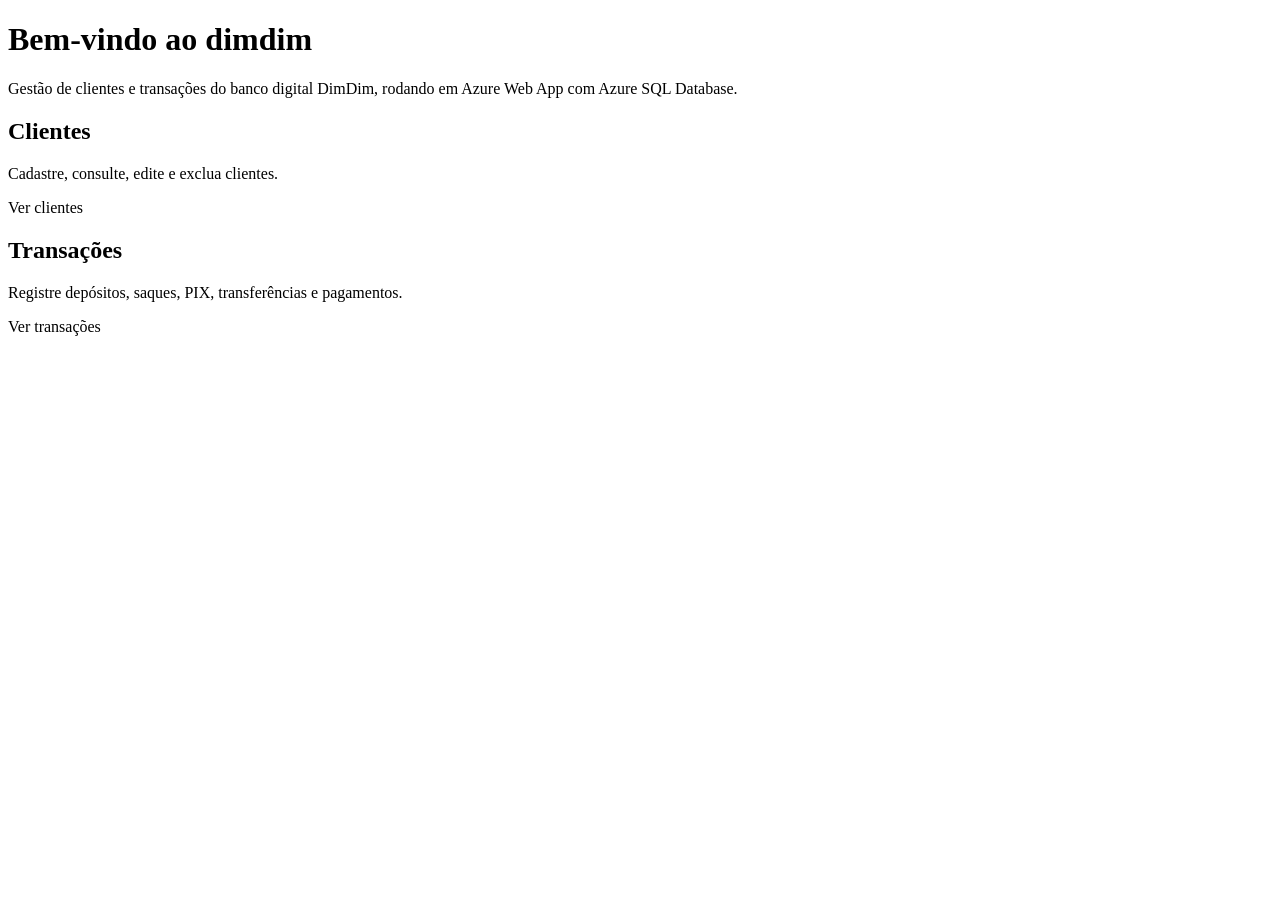
<file: app/src/main/resources/templates/index.html>
<!DOCTYPE html>
<html lang="pt-BR" xmlns:th="http://www.thymeleaf.org">

<head th:replace="~{fragments/header :: head('Início')}"></head>

<body>
<nav th:replace="~{fragments/header :: navbar}"></nav>

<main class="container py-5">
    <div class="text-center mb-5">
        <h1 class="display-5 fw-bold">Bem-vindo ao <span class="logo-dimdim">dimdim</span></h1>
        <p class="lead text-muted">Gestão de clientes e transações do banco digital DimDim,
            rodando em Azure Web App com Azure SQL Database.</p>
    </div>

    <div class="row g-4 justify-content-center">
        <div class="col-md-5">
            <div class="card h-100 shadow-sm">
                <div class="card-body">
                    <h2 class="h4">Clientes</h2>
                    <p class="text-muted">Cadastre, consulte, edite e exclua clientes.</p>
                    <a th:href="@{/clientes}" class="btn btn-dimdim">Ver clientes</a>
                </div>
            </div>
        </div>
        <div class="col-md-5">
            <div class="card h-100 shadow-sm">
                <div class="card-body">
                    <h2 class="h4">Transações</h2>
                    <p class="text-muted">Registre depósitos, saques, PIX, transferências e pagamentos.</p>
                    <a th:href="@{/transacoes}" class="btn btn-dimdim">Ver transações</a>
                </div>
            </div>
        </div>
    </div>
</main>

<footer th:replace="~{fragments/footer :: footer}"></footer>
</body>
</html>
</file>
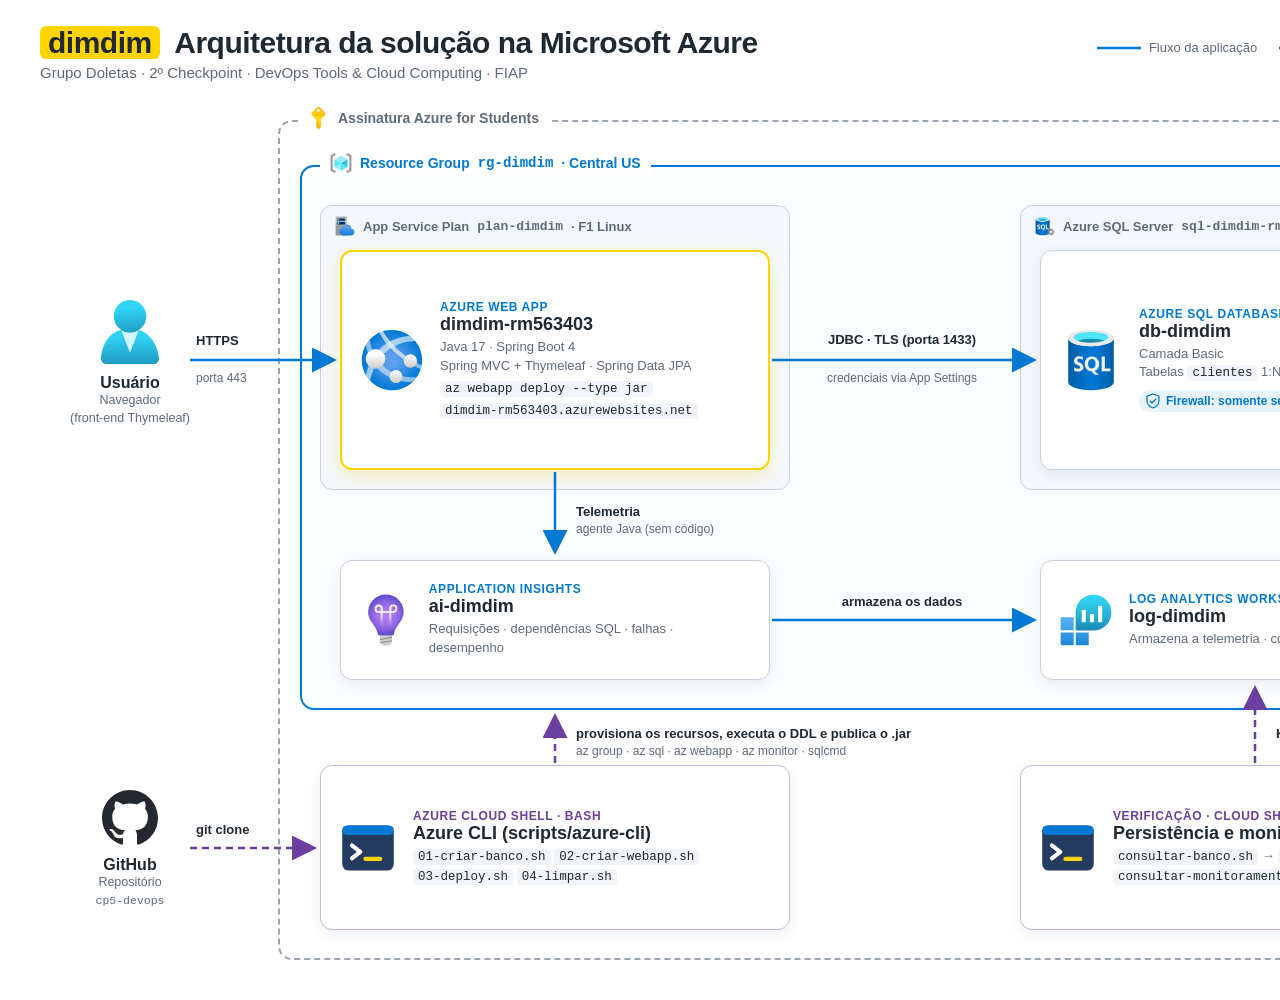
<file: docs/arquitetura.html>
<!DOCTYPE html>
<html lang="pt-BR">
<head>
<meta charset="UTF-8">
<title>DimDim - Arquitetura</title>
<style>
  :root {
    --azul: #0078d4; --azul-claro: #e8f3fc; --roxo: #6b3fa0; --amarelo: #ffd400;
    --grafite: #3a3a3a; --texto: #1f2933; --suave: #5f6b7a; --borda: #c8d1dc;
  }
  * { box-sizing: border-box; margin: 0; padding: 0; }
  body { width: 1600px; height: 1000px; background: #ffffff; font-family: "Segoe UI", Arial, sans-serif;
          color: var(--texto); position: relative; overflow: hidden; }
  .titulo { position: absolute; left: 40px; top: 26px; }
  .titulo h1 { font-size: 30px; font-weight: 700; letter-spacing: -0.5px; }
  .titulo h1 span { background: var(--amarelo); padding: 0 8px; border-radius: 6px; }
  .titulo p { font-size: 15px; color: var(--suave); margin-top: 4px; }
  .zona { position: absolute; border-radius: 14px; }
  .zona > .rotulo { position: absolute; top: -15px; left: 18px; background: #fff; padding: 0 10px;
                     display: flex; align-items: center; gap: 8px; font-size: 14px; font-weight: 600; color: var(--suave); }
  .assinatura { left: 278px; top: 120px; width: 1282px; height: 840px; border: 2px dashed #9aa5b1; }
  .rg { left: 300px; top: 165px; width: 1225px; height: 545px; border: 2px solid var(--azul); background: #fbfdff; }
  .rg > .rotulo { color: var(--azul); }
  .container { position: absolute; border-radius: 12px; border: 1.5px solid var(--borda); background: #f4f8fc; }
  .container > .rotulo { position: absolute; top: 10px; left: 14px; display: flex; align-items: center; gap: 8px;
                          font-size: 13px; font-weight: 600; color: var(--suave); }
  .card { position: absolute; background: #fff; border: 1.5px solid var(--borda); border-radius: 12px;
           box-shadow: 0 4px 14px rgba(15, 40, 80, 0.08); display: flex; gap: 16px; align-items: center; padding: 16px 18px; }
  .card.destaque { border: 2px solid var(--amarelo); box-shadow: 0 6px 18px rgba(255, 212, 0, 0.25); }
  .card h3 { font-size: 18px; font-weight: 700; }
  .card .tipo { font-size: 12px; font-weight: 600; text-transform: uppercase; letter-spacing: 0.6px; color: var(--azul); }
  .card p { font-size: 13px; color: var(--suave); line-height: 1.45; margin-top: 3px; }
  .card code { font-family: Consolas, monospace; font-size: 12.5px; background: #f1f4f8; padding: 1px 5px; border-radius: 4px; color: var(--texto); }
  .ator { position: absolute; width: 180px; text-align: center; }
  .ator h3 { font-size: 16px; font-weight: 700; margin-top: 6px; }
  .ator p { font-size: 12.5px; color: var(--suave); line-height: 1.4; }
  .selo { display: inline-flex; align-items: center; gap: 5px; margin-top: 8px; font-size: 12px; font-weight: 600;
           color: var(--azul); background: var(--azul-claro); border-radius: 20px; padding: 3px 10px 3px 6px; }
  svg.setas { position: absolute; left: 0; top: 0; }
  .seta-txt { font-size: 13px; font-weight: 600; fill: var(--texto); }
  .seta-sub { font-size: 12px; fill: var(--suave); }
  .legenda { position: absolute; right: 70px; top: 40px; display: flex; gap: 22px; font-size: 13px; color: var(--suave); }
  .legenda div { display: flex; align-items: center; gap: 8px; }
</style>
</head>
<body>

<div class="titulo">
  <h1><span>dimdim</span> &nbsp;Arquitetura da solução na Microsoft Azure</h1>
  <p>Grupo Doletas · 2º Checkpoint · DevOps Tools &amp; Cloud Computing · FIAP</p>
</div>

<div class="legenda">
  <div><svg width="44" height="10"><line x1="0" y1="5" x2="44" y2="5" stroke="#0078d4" stroke-width="2.5"/></svg>Fluxo da aplicação</div>
  <div><svg width="44" height="10"><line x1="0" y1="5" x2="44" y2="5" stroke="#6b3fa0" stroke-width="2.5" stroke-dasharray="7 5"/></svg>Implantação e operação (DevOps)</div>
</div>

<!-- Atores externos -->
<div class="ator" style="left: 40px; top: 300px;">
  <svg width="64" height="64" id="users-e24671f6-f501-4952-a2db-8b0b1d329c17" xmlns="http://www.w3.org/2000/svg" viewBox="0 0 18 18"><defs><linearGradient id="users-be92901b-ec33-4c65-adf1-9b0eed06d677" x1="9" y1="6.88" x2="9" y2="20.45" gradientUnits="userSpaceOnUse"><stop offset="0.22" stop-color="#32d4f5" /><stop offset="1" stop-color="#198ab3" /></linearGradient><linearGradient id="users-b46fc246-25d8-4398-8779-1042e8cacae7" x1="8.61" y1="-0.4" x2="9.6" y2="11.92" gradientUnits="userSpaceOnUse"><stop offset="0.22" stop-color="#32d4f5" /><stop offset="1" stop-color="#198ab3" /></linearGradient></defs><title>Icon-identity-230</title><path d="M15.72,18a1.45,1.45,0,0,0,1.45-1.45.47.47,0,0,0,0-.17C16.59,11.81,14,8.09,9,8.09S1.34,11.24.83,16.39A1.46,1.46,0,0,0,2.14,18H15.72Z" fill="url(#users-be92901b-ec33-4c65-adf1-9b0eed06d677)" /><path d="M9,9.17a4.59,4.59,0,0,1-2.48-.73L9,14.86l2.44-6.38A4.53,4.53,0,0,1,9,9.17Z" fill="#fff" opacity="0.8" /><circle cx="9.01" cy="4.58" r="4.58" fill="url(#users-b46fc246-25d8-4398-8779-1042e8cacae7)" /></svg>
  <h3>Usuário</h3>
  <p>Navegador<br>(front-end Thymeleaf)</p>
</div>
<div class="ator" style="left: 40px; top: 790px;">
  <svg width="56" height="56" viewBox="0 0 16 16"><path fill="#24292f" d="M8 0C3.58 0 0 3.58 0 8c0 3.54 2.29 6.53
5.47 7.59.4.07.55-.17.55-.38 0-.19-.01-.82-.01-1.49-2.01.37-2.53-.49-2.69-.94-.09-.23-.48-.94-.82-1.13-.28-.15-.68-.52-.01-.53.63-.01
1.08.58 1.23.82.72 1.21 1.87.87 2.33.66.07-.52.28-.87.51-1.07-1.78-.2-3.64-.89-3.64-3.95 0-.87.31-1.59.82-2.15-.08-.2-.36-1.02.08-2.12
0 0 .67-.21 2.2.82.64-.18 1.32-.27 2-.27.68 0 1.36.09 2 .27 1.53-1.04 2.2-.82 2.2-.82.44 1.1.16 1.92.08 2.12.51.56.82 1.27.82 2.15 0
3.07-1.87 3.75-3.65 3.95.29.25.54.73.54 1.48 0 1.07-.01 1.93-.01 2.2 0 .21.15.46.55.38A8.013 8.013 0 0016 8c0-4.42-3.58-8-8-8z"/></svg>
  <h3>GitHub</h3>
  <p>Repositório<br><code style="font-size:11.5px">cp5-devops</code></p>
</div>

<!-- Assinatura -->
<div class="zona assinatura">
  <div class="rotulo"><svg width="22" height="22" id="sub-bc18bade-5481-447e-a959-659d72346474" xmlns="http://www.w3.org/2000/svg" viewBox="0 0 18 18"><defs><radialGradient id="sub-a445c717-9d75-44c7-ba6b-0d8f2383e560" cx="-36.63" cy="17.12" r="11.18" gradientTransform="translate(41.88 -7.4) scale(0.94 0.94)" gradientUnits="userSpaceOnUse"><stop offset="0.27" stop-color="#ffd70f" /><stop offset="0.49" stop-color="#ffcb12" /><stop offset="0.88" stop-color="#feac19" /><stop offset="1" stop-color="#fea11b" /></radialGradient></defs><title>Icon-general-2</title><path id="sub-e3d1e58c-f78e-4fb5-9857-0c9331da9979" d="M13.56,7.19a2.07,2.07,0,0,0,0-2.93h0L10,.69a2.06,2.06,0,0,0-2.92,0h0L3.52,4.26a2.09,2.09,0,0,0,0,2.93l3,3a.61.61,0,0,1,.17.41v5.52a.7.7,0,0,0,.2.5l1.35,1.35a.45.45,0,0,0,.66,0l1.31-1.31h0l.77-.77a.26.26,0,0,0,0-.38l-.55-.56a.29.29,0,0,1,0-.42l.55-.56a.26.26,0,0,0,0-.38L10.4,13a.28.28,0,0,1,0-.41L11,12a.26.26,0,0,0,0-.38l-.77-.78v-.28Zm-5-5.64A1.18,1.18,0,1,1,7.37,2.73,1.17,1.17,0,0,1,8.54,1.55Z" fill="url(#sub-a445c717-9d75-44c7-ba6b-0d8f2383e560)" /><path id="sub-a21a8f7a-61cc-4035-8449-e5c8fe4d4d5e" d="M7.62,16.21h0A.25.25,0,0,0,8,16V11.55a.27.27,0,0,0-.11-.22h0a.25.25,0,0,0-.39.22V16A.27.27,0,0,0,7.62,16.21Z" fill="#ff9300" opacity="0.75" /><rect id="sub-ecd3189c-fb1e-4a0e-a2b6-ba2f11dda484" x="5.69" y="5.45" width="5.86" height="0.69" rx="0.32" fill="#ff9300" opacity="0.75" /><rect id="sub-a1949a3c-4818-4bd1-b236-0d970b92fc62" x="5.69" y="6.57" width="5.86" height="0.69" rx="0.32" fill="#ff9300" opacity="0.75" /></svg> Assinatura Azure for Students</div>
</div>

<!-- Resource Group -->
<div class="zona rg">
  <div class="rotulo"><svg width="22" height="22" id="rg-a685cc8c-32ba-4d54-91da-3a125cb58ded" xmlns="http://www.w3.org/2000/svg" viewBox="0 0 18 18"><title>Icon-general-7</title><g><g><path d="M.5,15.08a.16.16,0,0,0,.08.14l1.16.65L3.7,17a.17.17,0,0,0,.23-.06l.66-1.12a.16.16,0,0,0-.06-.21l-2.3-1.3a.17.17,0,0,1-.08-.14V3.85a.16.16,0,0,1,.08-.14l2.3-1.3a.16.16,0,0,0,.06-.21L3.93,1.08A.17.17,0,0,0,3.7,1L1.78,2.11l-1.2.67a.16.16,0,0,0-.08.14V15.08Z" fill="#949494" /><path d="M2.14,3.77l.06-.06,2.3-1.3a.14.14,0,0,0,.06-.21L3.9,1.08A.15.15,0,0,0,3.68,1L1.75,2.11.56,2.78s-.05,0-.06.06l.9.51Z" fill="#a3a3a3" /><path d="M4.5,15.59l-2.3-1.3a.22.22,0,0,1-.07-.09l-1.62,1,.05,0,1.15.65,2,1.11a.15.15,0,0,0,.22-.06l.66-1.12A.14.14,0,0,0,4.5,15.59Z" fill="#a3a3a3" /></g><path d="M17.5,15.08a.16.16,0,0,1-.08.14l-1.16.65L14.3,17a.17.17,0,0,1-.23-.06l-.66-1.12a.16.16,0,0,1,.06-.21l2.3-1.3a.17.17,0,0,0,.08-.14V3.85a.16.16,0,0,0-.08-.14l-2.3-1.3a.16.16,0,0,1-.06-.21l.66-1.12A.17.17,0,0,1,14.3,1l1.92,1.09,1.2.67a.16.16,0,0,1,.08.14V15.08Z" fill="#949494" /><path d="M15.86,3.77l-.06-.06-2.3-1.3a.14.14,0,0,1-.06-.21l.66-1.12A.15.15,0,0,1,14.32,1l1.93,1.09,1.19.67s0,0,.06.06l-.9.51Z" fill="#a3a3a3" /><path d="M13.5,15.59l2.3-1.3a.22.22,0,0,0,.07-.09l1.62,1,0,0-1.15.65-2,1.11a.15.15,0,0,1-.22-.06l-.66-1.12A.14.14,0,0,1,13.5,15.59Z" fill="#a3a3a3" /><polygon points="14.31 5.93 14.31 12.07 8.99 15.16 8.99 9.01 14.31 5.93" fill="#32bedd" /><polygon points="14.31 5.93 9 9.02 3.68 5.93 9 2.84 14.31 5.93" fill="#9cebff" /><polygon points="8.99 9.02 8.99 15.16 3.68 12.07 3.68 5.93 8.99 9.02" fill="#50e6ff" /><polygon points="3.68 12.07 8.99 9.01 8.99 15.16 3.68 12.07" fill="#9cebff" /><polygon points="14.31 12.07 8.99 9.01 8.99 15.16 14.31 12.07" fill="#50e6ff" /></g></svg> Resource Group <code style="font-family:Consolas,monospace">rg-dimdim</code> · Central US</div>
</div>

<!-- App Service Plan + Web App -->
<div class="container" style="left: 320px; top: 205px; width: 470px; height: 285px;">
  <div class="rotulo"><svg width="20" height="20" id="plan-fca2105f-c039-4f34-bd65-8ab95d4ecdb9" xmlns="http://www.w3.org/2000/svg" viewBox="0 0 18 18"><defs><linearGradient id="plan-a773af38-43e4-4fd2-9485-f8aac63ca91b" x1="5.57" y1="17.5" x2="5.57" y2="0.5" gradientUnits="userSpaceOnUse"><stop offset="0.05" stop-color="#949494" /><stop offset="0.36" stop-color="#979797" /><stop offset="0.54" stop-color="#9f9f9f" /><stop offset="0.69" stop-color="#adadad" /><stop offset="0.73" stop-color="#b3b3b3" /></linearGradient><linearGradient id="plan-b4779ae6-74a5-486d-8aad-cd011859785a" x1="10.56" y1="6.02" x2="10.56" y2="19.71" gradientUnits="userSpaceOnUse"><stop offset="0.18" stop-color="#5ea0ef" /><stop offset="1" stop-color="#0078d4" /></linearGradient></defs><title>Icon-web-46</title><path d="M10.56,16.93a.56.56,0,0,1-.57.57H1.14a.56.56,0,0,1-.56-.57V1.07A.56.56,0,0,1,1.14.5H10a.56.56,0,0,1,.57.57Z" fill="url(#plan-a773af38-43e4-4fd2-9485-f8aac63ca91b)" /><path d="M2,6.46A1.08,1.08,0,0,1,3.13,5.38h5A1.08,1.08,0,0,1,9.18,6.46h0A1.08,1.08,0,0,1,8.1,7.55h-5A1.09,1.09,0,0,1,2,6.46Z" fill="#003067" /><path d="M2,3.24A1.09,1.09,0,0,1,3.13,2.15h5A1.08,1.08,0,0,1,9.18,3.24h0A1.08,1.08,0,0,1,8.1,4.32h-5A1.08,1.08,0,0,1,2,3.24Z" fill="#003067" /><circle cx="3.17" cy="3.24" r="0.73" fill="#50e6ff" /><circle cx="3.17" cy="6.46" r="0.73" fill="#50e6ff" /><path d="M17.42,14.38a3.12,3.12,0,0,0-2.67-3,3.93,3.93,0,0,0-4-3.8,4,4,0,0,0-3.83,2.66A3.7,3.7,0,0,0,3.7,13.83,3.77,3.77,0,0,0,7.56,17.5l.34,0h6.26l.17,0A3.15,3.15,0,0,0,17.42,14.38Z" fill="url(#plan-b4779ae6-74a5-486d-8aad-cd011859785a)" /><rect width="18" height="18" fill="none" /></svg> App Service Plan <code style="font-family:Consolas,monospace">plan-dimdim</code> · F1 Linux</div>
</div>
<div class="card destaque" style="left: 340px; top: 250px; width: 430px; height: 220px;">
  <svg width="64" height="64" id="webapp-b70acf0a-34b4-4bdf-9024-7496043ff915" xmlns="http://www.w3.org/2000/svg" viewBox="0 0 18 18"><defs><radialGradient id="webapp-e2cf8746-c9a8-4eee-86c2-4951983c6032" cx="13428.81" cy="3518.86" r="56.67" gradientTransform="translate(-2005.33 -518.83) scale(0.15)" gradientUnits="userSpaceOnUse"><stop offset="0.18" stop-color="#5ea0ef" /><stop offset="1" stop-color="#0078d4" /></radialGradient><linearGradient id="webapp-bdd213dd-d313-473c-8ff4-0133fd3a9033" x1="4.4" y1="11.48" x2="4.37" y2="7.53" gradientUnits="userSpaceOnUse"><stop offset="0" stop-color="#ccc" /><stop offset="1" stop-color="#fcfcfc" /></linearGradient><linearGradient id="webapp-afcc63c5-3649-4476-a742-bcb53a569f3c" x1="10.13" y1="15.45" x2="10.13" y2="11.9" gradientUnits="userSpaceOnUse"><stop offset="0" stop-color="#ccc" /><stop offset="1" stop-color="#fcfcfc" /></linearGradient><linearGradient id="webapp-bd873f0b-9954-4aa5-a3df-9f4c64e8729d" x1="14.18" y1="11.15" x2="14.18" y2="7.38" gradientUnits="userSpaceOnUse"><stop offset="0" stop-color="#ccc" /><stop offset="1" stop-color="#fcfcfc" /></linearGradient></defs><title>Icon-web-41</title><path id="webapp-ee75dd06-1aca-4f76-9d11-d05a284020ad" d="M14.21,15.72A8.5,8.5,0,0,1,3.79,2.28l.09-.06a8.5,8.5,0,0,1,10.33,13.5" fill="url(#webapp-e2cf8746-c9a8-4eee-86c2-4951983c6032)" /><path d="M6.69,7.23A13,13,0,0,1,15.6,3.65a8.47,8.47,0,0,0-1.49-1.44,14.34,14.34,0,0,0-4.69,1.1A12.54,12.54,0,0,0,5.34,6.13,2.76,2.76,0,0,1,6.69,7.23Z" fill="#fff" opacity="0.6" /><path d="M2.48,10.65a17.86,17.86,0,0,0-.83,2.62,7.82,7.82,0,0,0,.62.92c.18.23.35.44.55.65A17.94,17.94,0,0,1,3.9,11.37,2.76,2.76,0,0,1,2.48,10.65Z" fill="#fff" opacity="0.6" /><path d="M3.46,6.11a12,12,0,0,1-.69-2.94,8.15,8.15,0,0,0-1.1,1.45A12.69,12.69,0,0,0,2.24,7,2.69,2.69,0,0,1,3.46,6.11Z" fill="#f2f2f2" opacity="0.55" /><circle cx="4.38" cy="8.68" r="2.73" fill="url(#webapp-bdd213dd-d313-473c-8ff4-0133fd3a9033)" /><path d="M8.36,13.67A1.77,1.77,0,0,1,8.9,12.4a11.88,11.88,0,0,1-2.53-1.86,2.74,2.74,0,0,1-1.49.83,13.1,13.1,0,0,0,1.45,1.28A12.12,12.12,0,0,0,8.38,13.9,1.79,1.79,0,0,1,8.36,13.67Z" fill="#f2f2f2" opacity="0.55" /><path d="M14.66,13.88a12,12,0,0,1-2.76-.32.41.41,0,0,1,0,.11,1.75,1.75,0,0,1-.51,1.24,13.69,13.69,0,0,0,3.42.24A8.21,8.21,0,0,0,16,13.81,11.5,11.5,0,0,1,14.66,13.88Z" fill="#f2f2f2" opacity="0.55" /><circle cx="10.13" cy="13.67" r="1.78" fill="url(#webapp-afcc63c5-3649-4476-a742-bcb53a569f3c)" /><path d="M12.32,8.93a1.83,1.83,0,0,1,.61-1A25.5,25.5,0,0,1,8.47,3.79a16.91,16.91,0,0,1-2-2.92,7.64,7.64,0,0,0-1.09.42A18.14,18.14,0,0,0,7.53,4.47,26.44,26.44,0,0,0,12.32,8.93Z" fill="#f2f2f2" opacity="0.7" /><circle cx="14.18" cy="9.27" r="1.89" fill="url(#webapp-bd873f0b-9954-4aa5-a3df-9f4c64e8729d)" /><path d="M17.35,10.54,17,10.37l0,0-.3-.16-.06,0L16.38,10l-.07,0L16,9.8a1.76,1.76,0,0,1-.64.92c.12.08.25.15.38.22l.08.05.35.19,0,0,.86.45h0a8.63,8.63,0,0,0,.29-1.11Z" fill="#f2f2f2" opacity="0.55" /><circle cx="4.38" cy="8.68" r="2.73" fill="url(#webapp-bdd213dd-d313-473c-8ff4-0133fd3a9033)" /><circle cx="10.13" cy="13.67" r="1.78" fill="url(#webapp-afcc63c5-3649-4476-a742-bcb53a569f3c)" /></svg>
  <div>
    <div class="tipo">Azure Web App</div>
    <h3>dimdim-rm563403</h3>
    <p>Java 17 · Spring Boot 4<br>Spring MVC + Thymeleaf · Spring Data JPA</p>
    <p><code>az webapp deploy --type jar</code></p>
    <p><code>dimdim-rm563403.azurewebsites.net</code></p>
  </div>
</div>

<!-- SQL Server + Database -->
<div class="container" style="left: 1020px; top: 205px; width: 470px; height: 285px;">
  <div class="rotulo"><svg width="20" height="20" id="sqlserver-b1cfe86c-f00b-4507-bce2-50d07e45fe96" xmlns="http://www.w3.org/2000/svg" viewBox="0 0 18 18"><defs><linearGradient id="sqlserver-b39dcf83-187e-4c64-98df-431bb60809d2" x1="0.5" y1="10.04" x2="13.18" y2="10.04" gradientUnits="userSpaceOnUse"><stop offset="0" stop-color="#005ba1" /><stop offset="0.07" stop-color="#0060a9" /><stop offset="0.36" stop-color="#0071c8" /><stop offset="0.52" stop-color="#0078d4" /><stop offset="0.64" stop-color="#0074cd" /><stop offset="0.82" stop-color="#006abb" /><stop offset="1" stop-color="#005ba1" /></linearGradient></defs><title>Icon-databases-132</title><path d="M6.84,5.09c-3.5,0-6.34-1-6.34-2.3V15c0,1.26,2.79,2.28,6.25,2.3h.09c3.5,0,6.34-1,6.34-2.3V2.79C13.18,4.06,10.34,5.09,6.84,5.09Z" fill="url(#sqlserver-b39dcf83-187e-4c64-98df-431bb60809d2)" /><path d="M13.18,2.79c0,1.27-2.84,2.3-6.34,2.3S.5,4.06.5,2.79,3.34.49,6.84.49s6.34,1,6.34,2.3" fill="#e8e8e8" /><path d="M11.7,2.6c0,.81-2.18,1.46-4.86,1.46S2,3.41,2,2.6,4.16,1.14,6.84,1.14,11.7,1.8,11.7,2.6" fill="#50e6ff" /><path d="M6.84,2.94A12,12,0,0,0,3,3.49a11.25,11.25,0,0,0,3.85.57,11.25,11.25,0,0,0,3.85-.57A12,12,0,0,0,6.84,2.94Z" fill="#198ab3" /><path d="M10.74,11.1V7.72H9.81v4.14h2.46V11.1ZM3.59,9.43a1.92,1.92,0,0,1-.51-.31A.44.44,0,0,1,3,8.8a.38.38,0,0,1,.16-.31.72.72,0,0,1,.42-.11,1.67,1.67,0,0,1,1,.29V7.81a2.67,2.67,0,0,0-1-.16A1.74,1.74,0,0,0,2.38,8a1.13,1.13,0,0,0-.41.9c0,.51.32.91,1,1.21a2.9,2.9,0,0,1,.61.36.4.4,0,0,1,.16.32.38.38,0,0,1-.16.31.75.75,0,0,1-.45.12A1.6,1.6,0,0,1,2,10.77v.93a2.29,2.29,0,0,0,1.07.23,2,2,0,0,0,1.18-.32,1.1,1.1,0,0,0,.43-.92,1,1,0,0,0-.25-.7A2.42,2.42,0,0,0,3.59,9.43ZM8.79,11a2.4,2.4,0,0,0,.33-1.27,2.32,2.32,0,0,0-.25-1.1,1.81,1.81,0,0,0-.7-.75,2,2,0,0,0-1-.26,2.18,2.18,0,0,0-1.09.27,1.87,1.87,0,0,0-.73.77,2.41,2.41,0,0,0-.26,1.15,2.26,2.26,0,0,0,.24,1.05,1.83,1.83,0,0,0,.68.75,2,2,0,0,0,1,.29l.85,1H9.05l-1.2-1.11A1.81,1.81,0,0,0,8.79,11Zm-.93-.26a1,1,0,0,1-1.53,0,1.51,1.51,0,0,1-.28-1,1.48,1.48,0,0,1,.29-1,.92.92,0,0,1,.78-.37.89.89,0,0,1,.75.37,1.62,1.62,0,0,1,.27,1A1.46,1.46,0,0,1,7.86,10.77Z" fill="#f2f2f2" /><path d="M14.81,17.49l.24-.79.47-.27.81.36.52-.53V16.2l-.37-.71.22-.5.81-.29.09,0v-.73l-.1,0-.8-.24-.26-.46.35-.82-.53-.51H16.2l-.71.36L15,12l-.32-.89h-.74l0,.11-.24.79-.51.22-.87-.4-.51.53.05.1.38.74-.2.51L11.1,14v.74l.11,0,.79.24.22.51-.39.86.53.52.09-.05.74-.38.51.2.34.89h.73Zm-1.2-2.36a1.06,1.06,0,1,1,1.49-1.52,1.06,1.06,0,0,1-1.49,1.52Z" fill="#949494" /></svg> Azure SQL Server <code style="font-family:Consolas,monospace">sql-dimdim-rm563403</code></div>
</div>
<div class="card" style="left: 1040px; top: 250px; width: 430px; height: 220px;">
  <svg width="64" height="64" id="sqldb-a96792b7-ce28-4ca3-9767-4e065ef4820f" xmlns="http://www.w3.org/2000/svg" viewBox="0 0 18 18"><defs><linearGradient id="sqldb-ef16bf9d-a8b6-4181-b6cd-66fc5203f956" x1="2.59" y1="10.16" x2="15.41" y2="10.16" gradientUnits="userSpaceOnUse"><stop offset="0" stop-color="#005ba1" /><stop offset="0.07" stop-color="#0060a9" /><stop offset="0.36" stop-color="#0071c8" /><stop offset="0.52" stop-color="#0078d4" /><stop offset="0.64" stop-color="#0074cd" /><stop offset="0.82" stop-color="#006abb" /><stop offset="1" stop-color="#005ba1" /></linearGradient><radialGradient id="sqldb-bf3846c3-4d74-4743-ab9a-f334c248bd92" cx="9.36" cy="10.57" r="7.07" gradientUnits="userSpaceOnUse"><stop offset="0" stop-color="#f2f2f2" /><stop offset="0.58" stop-color="#eee" /><stop offset="1" stop-color="#e6e6e6" /></radialGradient></defs><title>Icon-databases-130</title><path d="M9,5.14c-3.54,0-6.41-1-6.41-2.32V15.18c0,1.27,2.82,2.3,6.32,2.32H9c3.54,0,6.41-1,6.41-2.32V2.82C15.41,4.11,12.54,5.14,9,5.14Z" fill="url(#sqldb-ef16bf9d-a8b6-4181-b6cd-66fc5203f956)" /><path d="M15.41,2.82c0,1.29-2.87,2.32-6.41,2.32s-6.41-1-6.41-2.32S5.46.5,9,.5s6.41,1,6.41,2.32" fill="#e8e8e8" /><path d="M13.92,2.63c0,.82-2.21,1.48-4.92,1.48S4.08,3.45,4.08,2.63,6.29,1.16,9,1.16s4.92.66,4.92,1.47" fill="#50e6ff" /><path d="M9,3a11.55,11.55,0,0,0-3.89.57A11.42,11.42,0,0,0,9,4.11a11.15,11.15,0,0,0,3.89-.58A11.84,11.84,0,0,0,9,3Z" fill="#198ab3" /><path d="M12.9,11.4V8H12v4.13h2.46V11.4ZM5.76,9.73a1.83,1.83,0,0,1-.51-.31.44.44,0,0,1-.12-.32.34.34,0,0,1,.15-.3.68.68,0,0,1,.42-.12,1.62,1.62,0,0,1,1,.29V8.11a2.58,2.58,0,0,0-1-.16,1.64,1.64,0,0,0-1.09.34,1.08,1.08,0,0,0-.42.89c0,.51.32.91,1,1.21a2.88,2.88,0,0,1,.62.36.42.42,0,0,1,.15.32.38.38,0,0,1-.16.31.81.81,0,0,1-.45.11,1.66,1.66,0,0,1-1.09-.42V12a2.17,2.17,0,0,0,1.07.24,1.88,1.88,0,0,0,1.18-.33A1.08,1.08,0,0,0,6.84,11a1.05,1.05,0,0,0-.25-.7A2.42,2.42,0,0,0,5.76,9.73ZM11,11.32a2.34,2.34,0,0,0,.33-1.26A2.32,2.32,0,0,0,11,9a1.81,1.81,0,0,0-.7-.75,2,2,0,0,0-1-.26,2.11,2.11,0,0,0-1.08.27A1.86,1.86,0,0,0,7.49,9a2.46,2.46,0,0,0-.26,1.14,2.26,2.26,0,0,0,.24,1,1.76,1.76,0,0,0,.69.74,2.06,2.06,0,0,0,1,.3l.86,1h1.21L10,12.08A1.79,1.79,0,0,0,11,11.32ZM10,11.07a.94.94,0,0,1-.76.35.92.92,0,0,1-.76-.36,1.52,1.52,0,0,1-.29-1,1.53,1.53,0,0,1,.29-1,1,1,0,0,1,.78-.37.87.87,0,0,1,.75.37,1.62,1.62,0,0,1,.27,1A1.46,1.46,0,0,1,10,11.07Z" fill="url(#sqldb-bf3846c3-4d74-4743-ab9a-f334c248bd92)" /></svg>
  <div>
    <div class="tipo">Azure SQL Database · PaaS</div>
    <h3>db-dimdim</h3>
    <p>Camada Basic<br>Tabelas <code>clientes</code> 1:N <code>transacoes</code></p>
    <div class="selo"><svg width="16" height="16" viewBox="0 0 16 16"><path d="M8 1l6 2.2v4.3c0 3.6-2.5 6.3-6 7.5-3.5-1.2-6-3.9-6-7.5V3.2z"
fill="#e8f3fc" stroke="#0078d4" stroke-width="1.2"/><path d="M5.3 8.2l1.8 1.8 3.6-3.7" fill="none" stroke="#0078d4"
stroke-width="1.4" stroke-linecap="round" stroke-linejoin="round"/></svg> Firewall: somente serviços da Azure</div>
  </div>
</div>

<!-- Application Insights -->
<div class="card" style="left: 340px; top: 560px; width: 430px; height: 120px;">
  <svg width="54" height="54" id="insights-b6f6d99e-f330-481d-836f-ea58cc42217f" xmlns="http://www.w3.org/2000/svg" viewBox="0 0 18 18"><defs><radialGradient id="insights-a7a1c431-6c6d-4a8f-9a69-8da437e5b0c5" cx="9" cy="7.35" r="6.42" gradientUnits="userSpaceOnUse"><stop offset="0" stop-color="#b77af4" /><stop offset="0.21" stop-color="#b378f2" /><stop offset="0.43" stop-color="#a672ed" /><stop offset="0.65" stop-color="#9267e4" /><stop offset="0.88" stop-color="#7559d8" /><stop offset="1" stop-color="#624fd0" /></radialGradient><linearGradient id="insights-ec0c4f0d-5c8e-4882-96a1-89d61808eb49" x1="9.02" y1="3.91" x2="9.08" y2="11.49" gradientUnits="userSpaceOnUse"><stop offset="0" stop-color="#f2f2f2" /><stop offset="0.23" stop-color="#f1f1f2" stop-opacity="0.99" /><stop offset="0.37" stop-color="#ededf1" stop-opacity="0.95" /><stop offset="0.48" stop-color="#e7e5f0" stop-opacity="0.89" /><stop offset="0.58" stop-color="#dedbee" stop-opacity="0.81" /><stop offset="0.67" stop-color="#d3ceeb" stop-opacity="0.7" /><stop offset="0.76" stop-color="#c4bee8" stop-opacity="0.57" /><stop offset="0.84" stop-color="#b4abe5" stop-opacity="0.41" /><stop offset="0.92" stop-color="#a095e1" stop-opacity="0.22" /><stop offset="0.99" stop-color="#8b7ddc" stop-opacity="0.02" /><stop offset="1" stop-color="#897bdc" stop-opacity="0" /></linearGradient></defs><title>Icon-manage-310</title><path d="M10.23,17.39l.81-.87V14.2H7v2.32l.81.87A.32.32,0,0,0,8,17.5h2A.32.32,0,0,0,10.23,17.39Z" fill="#cecece" /><path d="M9,.5A5.89,5.89,0,0,0,3.09,7.07c.27,2.47,2.62,3.62,3.29,6.75a.49.49,0,0,0,.47.38h4.3a.49.49,0,0,0,.47-.38c.67-3.13,3-4.28,3.29-6.75A5.89,5.89,0,0,0,9,.5ZM7,14.2" fill="url(#insights-a7a1c431-6c6d-4a8f-9a69-8da437e5b0c5)" /><path d="M11.46,3.79a1.4,1.4,0,0,0-1.35,1.44V6H8V5.23A1.41,1.41,0,0,0,6.59,3.79,1.4,1.4,0,0,0,5.24,5.23,1.41,1.41,0,0,0,6.59,6.68h.64v6a.36.36,0,0,0,.72,0v-6h2.16v6a.36.36,0,1,0,.72,0v-6h.63a1.4,1.4,0,0,0,1.35-1.45A1.4,1.4,0,0,0,11.46,3.79ZM7.23,6H6.55a.74.74,0,0,1-.68-.77.74.74,0,0,1,.68-.77.74.74,0,0,1,.68.77Zm4.28,0h-.68V5.19a.68.68,0,1,1,1.35,0A.73.73,0,0,1,11.51,6Z" fill="url(#insights-ec0c4f0d-5c8e-4882-96a1-89d61808eb49)" /><polygon points="6.96 15.8 11.04 15.01 11.04 14.56 6.96 15.36 6.96 15.8" fill="#999" /><polygon points="11.04 16.11 11.04 15.67 6.96 16.48 6.96 16.52 7.27 16.86 11.04 16.11" fill="#999" /></svg>
  <div>
    <div class="tipo">Application Insights</div>
    <h3>ai-dimdim</h3>
    <p>Requisições · dependências SQL · falhas · desempenho</p>
  </div>
</div>

<!-- Log Analytics -->
<div class="card" style="left: 1040px; top: 560px; width: 430px; height: 120px;">
  <svg width="54" height="54" id="logs-b388e944-5509-49c9-84d7-f38bffa995b2" xmlns="http://www.w3.org/2000/svg" viewBox="0 0 18 18"><defs><linearGradient id="logs-a997e203-1d7d-4cb9-b131-5dc44e029b46" x1="5.23" y1="17.45" x2="5.23" y2="8.09" gradientUnits="userSpaceOnUse"><stop offset="0" stop-color="#1988d9" /><stop offset="0.9" stop-color="#54aef0" /></linearGradient><linearGradient id="logs-e122e9d8-aee5-4f1a-a60e-b1eae355daa5" x1="11.5" y1="12.45" x2="11.5" y2="0.55" gradientUnits="userSpaceOnUse"><stop offset="0" stop-color="#198ab3" /><stop offset="0.01" stop-color="#198bb4" /><stop offset="0.44" stop-color="#27b2d7" /><stop offset="0.79" stop-color="#2fcbed" /><stop offset="1" stop-color="#32d4f5" /></linearGradient></defs><title>Icon-manage-307</title><path d="M5.59,13.13H9.91v4.32H5.59ZM1.15,17.45H4.87V13.13H.55v3.72A.6.6,0,0,0,1.15,17.45Zm-.6-5H4.87V8.09H.55Z" fill="url(#logs-a997e203-1d7d-4cb9-b131-5dc44e029b46)" /><path d="M11.5.55a5.89,5.89,0,0,1,5.95,6,5.89,5.89,0,0,1-5.95,5.95H5.55V6.5A5.89,5.89,0,0,1,11.5.55Z" fill-rule="evenodd" fill="url(#logs-e122e9d8-aee5-4f1a-a60e-b1eae355daa5)" /><rect x="7.59" y="5.65" width="1.36" height="4.08" fill="#fff" /><rect x="10.31" y="7.01" width="1.36" height="2.72" fill="#fff" /><rect x="13.03" y="4.29" width="1.36" height="5.44" fill="#fff" /></svg>
  <div>
    <div class="tipo">Log Analytics Workspace</div>
    <h3>log-dimdim</h3>
    <p>Armazena a telemetria · consultas KQL</p>
  </div>
</div>

<!-- Cloud Shell -->
<div class="card" style="left: 320px; top: 765px; width: 470px; height: 165px; border-color: #c9b6e4;">
  <svg width="58" height="58" viewBox="0 0 18 18"><rect x="1" y="2" width="16" height="14" rx="2" fill="#243a5e"/>
<rect x="1" y="2" width="16" height="3" rx="1.5" fill="#0078d4"/><path d="M4 8.2l2.6 2-2.6 2" fill="none" stroke="#fff"
stroke-width="1.3" stroke-linecap="round" stroke-linejoin="round"/><path d="M8.2 12.4h4.6" stroke="#ffd400" stroke-width="1.3"
stroke-linecap="round"/></svg>
  <div>
    <div class="tipo" style="color: var(--roxo);">Azure Cloud Shell · Bash</div>
    <h3>Azure CLI (scripts/azure-cli)</h3>
    <p><code>01-criar-banco.sh</code> <code>02-criar-webapp.sh</code><br><code>03-deploy.sh</code> <code>04-limpar.sh</code></p>
  </div>
</div>

<!-- Consultas -->
<div class="card" style="left: 1020px; top: 765px; width: 470px; height: 165px; border-color: #c9b6e4;">
  <svg width="58" height="58" viewBox="0 0 18 18"><rect x="1" y="2" width="16" height="14" rx="2" fill="#243a5e"/>
<rect x="1" y="2" width="16" height="3" rx="1.5" fill="#0078d4"/><path d="M4 8.2l2.6 2-2.6 2" fill="none" stroke="#fff"
stroke-width="1.3" stroke-linecap="round" stroke-linejoin="round"/><path d="M8.2 12.4h4.6" stroke="#ffd400" stroke-width="1.3"
stroke-linecap="round"/></svg>
  <div>
    <div class="tipo" style="color: var(--roxo);">Verificação · Cloud Shell</div>
    <h3>Persistência e monitoramento</h3>
    <p><code>consultar-banco.sh</code> → <code>sqlcmd</code> no Azure SQL<br><code>consultar-monitoramento.sh</code> → KQL</p>
  </div>
</div>

<!-- Setas -->
<svg class="setas" width="1600" height="1000">
  <defs>
    <marker id="pa" markerWidth="10" markerHeight="10" refX="8" refY="5" orient="auto"><path d="M0,0 L10,5 L0,10 z" fill="#0078d4"/></marker>
    <marker id="pr" markerWidth="10" markerHeight="10" refX="8" refY="5" orient="auto"><path d="M0,0 L10,5 L0,10 z" fill="#6b3fa0"/></marker>
  </defs>

  <!-- Usuário -> Web App -->
  <line x1="190" y1="360" x2="332" y2="360" stroke="#0078d4" stroke-width="2.5" marker-end="url(#pa)"/>
  <text x="196" y="345" class="seta-txt">HTTPS</text>
  <text x="196" y="382" class="seta-sub">porta 443</text>

  <!-- Web App -> SQL Database -->
  <line x1="772" y1="360" x2="1032" y2="360" stroke="#0078d4" stroke-width="2.5" marker-end="url(#pa)"/>
  <text x="902" y="344" class="seta-txt" text-anchor="middle">JDBC · TLS (porta 1433)</text>
  <text x="902" y="382" class="seta-sub" text-anchor="middle">credenciais via App Settings</text>

  <!-- Web App -> Application Insights -->
  <line x1="555" y1="472" x2="555" y2="550" stroke="#0078d4" stroke-width="2.5" marker-end="url(#pa)"/>
  <text x="576" y="516" class="seta-txt">Telemetria</text>
  <text x="576" y="533" class="seta-sub">agente Java (sem código)</text>

  <!-- Insights -> Log Analytics -->
  <line x1="772" y1="620" x2="1032" y2="620" stroke="#0078d4" stroke-width="2.5" marker-end="url(#pa)"/>
  <text x="902" y="606" class="seta-txt" text-anchor="middle">armazena os dados</text>

  <!-- GitHub -> Cloud Shell -->
  <line x1="190" y1="848" x2="312" y2="848" stroke="#6b3fa0" stroke-width="2.5" stroke-dasharray="7 5" marker-end="url(#pr)"/>
  <text x="196" y="834" class="seta-txt">git clone</text>

  <!-- Cloud Shell -> Resource Group -->
  <line x1="555" y1="763" x2="555" y2="718" stroke="#6b3fa0" stroke-width="2.5" stroke-dasharray="7 5" marker-end="url(#pr)"/>
  <text x="576" y="738" class="seta-txt">provisiona os recursos, executa o DDL e publica o .jar</text>
  <text x="576" y="755" class="seta-sub">az group · az sql · az webapp · az monitor · sqlcmd</text>

  <!-- Consultas -> Log Analytics / SQL -->
  <line x1="1255" y1="763" x2="1255" y2="690" stroke="#6b3fa0" stroke-width="2.5" stroke-dasharray="7 5" marker-end="url(#pr)"/>
  <text x="1276" y="738" class="seta-txt">KQL e sqlcmd</text>
</svg>

</body>
</html>
</file>
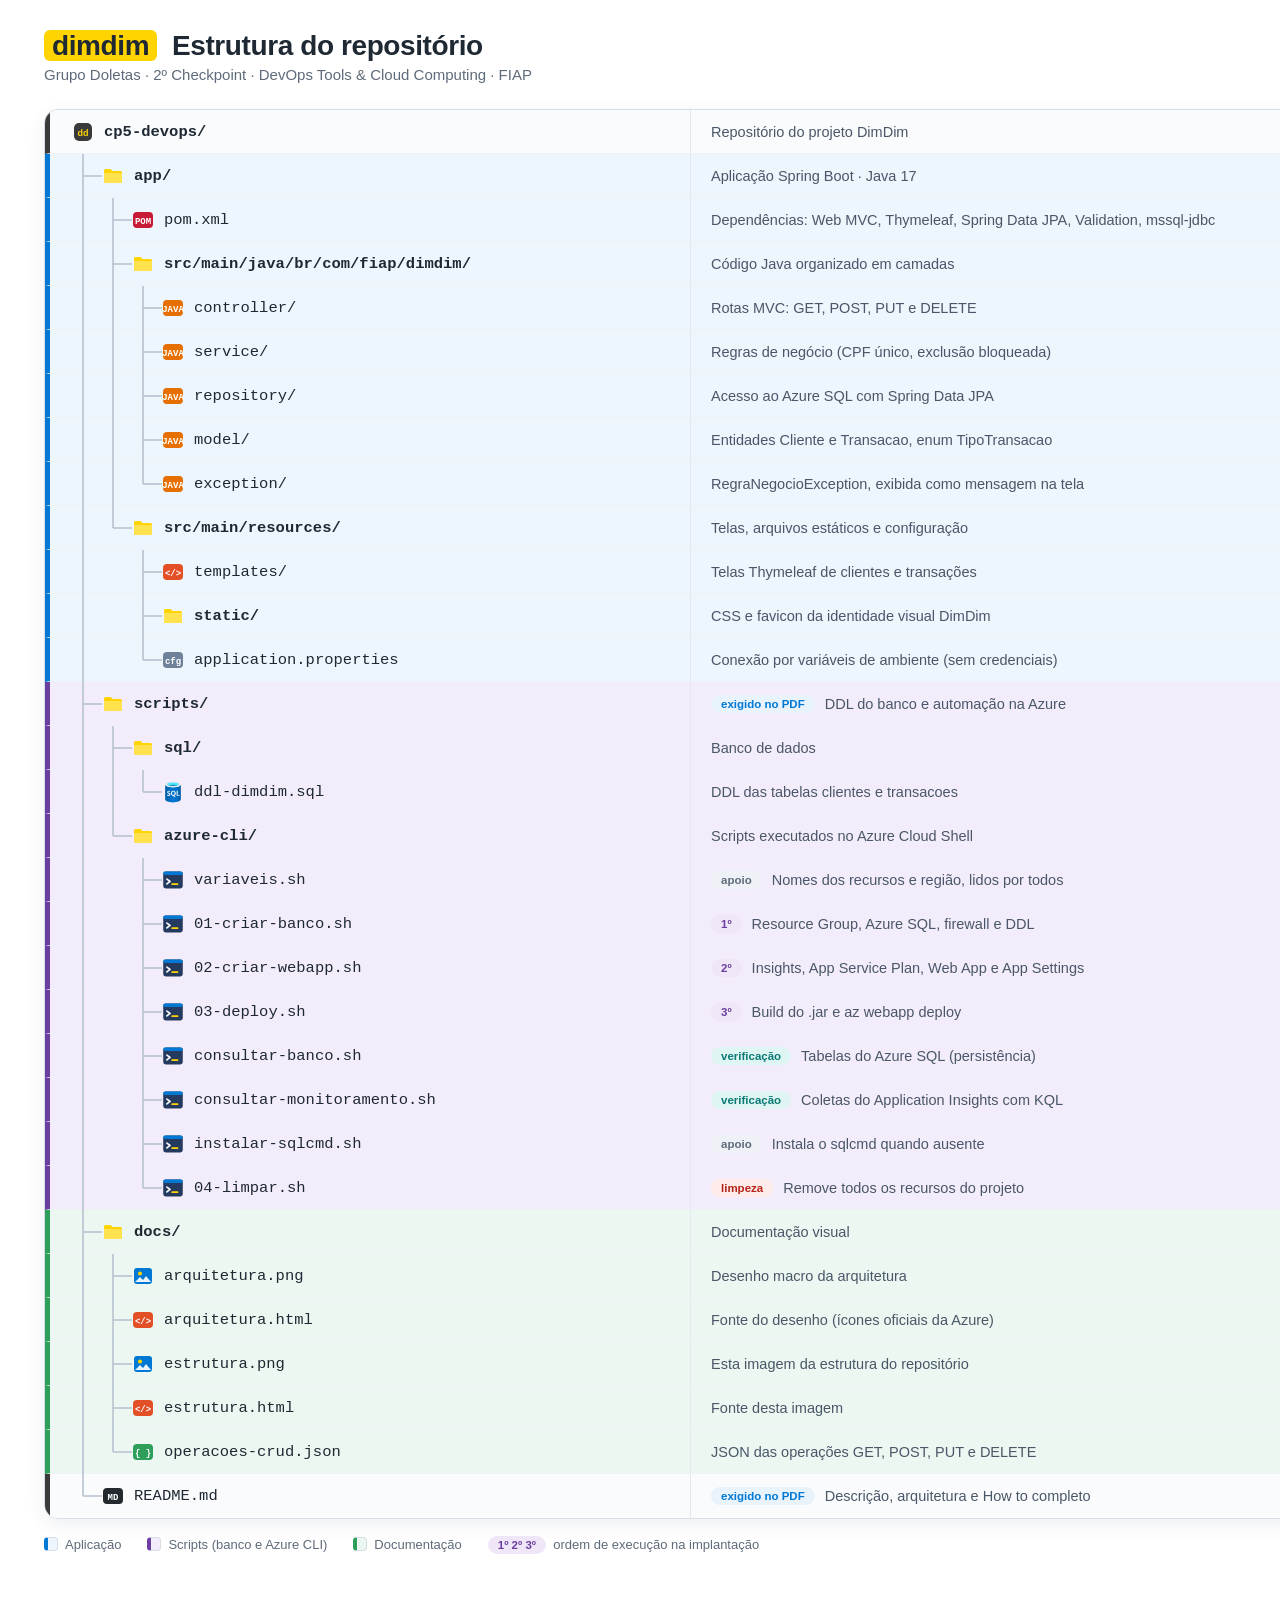
<file: docs/estrutura.html>
<!DOCTYPE html>
<html lang="pt-BR">
<head>
<meta charset="UTF-8">
<title>DimDim - Estrutura do repositório</title>
<style>
  * { box-sizing: border-box; margin: 0; padding: 0; }
  body { width: 1500px; height: 1620px; background: #fff; font-family: "Segoe UI", Arial, sans-serif; color: #1f2933; }
  .topo { padding: 30px 44px 0; }
  .topo h1 { font-size: 28px; font-weight: 700; letter-spacing: -0.4px; }
  .topo h1 span { background: #ffd400; padding: 0 8px; border-radius: 6px; }
  .topo p { font-size: 15px; color: #5f6b7a; margin-top: 4px; }
  .quadro { margin: 26px 44px 0; border: 1.5px solid #d5dde6; border-radius: 14px; overflow: hidden;
             box-shadow: 0 6px 20px rgba(15, 40, 80, 0.07); }
  .linha { display: flex; align-items: center; height: 44px; border-bottom: 1px solid #eef1f5; }
  .linha:last-child { border-bottom: none; }
  .area-raiz { background: #fafbfc; border-left: 5px solid #3a3a3a; }
  .area-app { background: #edf5fd; border-left: 5px solid #0078d4; }
  .area-scripts { background: #f3edfb; border-left: 5px solid #6b3fa0; }
  .area-docs { background: #ebf7f0; border-left: 5px solid #2e9e5b; }
  .arvore { width: 640px; display: flex; align-items: center; padding-left: 22px; height: 100%; }
  .con { flex-shrink: 0; }
  .ic { display: inline-flex; margin-right: 10px; }
  .nome { font-family: Consolas, "Cascadia Mono", monospace; font-size: 15.5px; }
  .nome.pasta { font-weight: 700; }
  .desc { flex: 1; font-size: 14.5px; color: #4a5768; display: flex; align-items: center; gap: 10px;
           border-left: 1px solid #e3e8ee; height: 100%; padding-left: 20px; }
  .tag { font-size: 11.5px; font-weight: 700; border-radius: 20px; padding: 3px 10px; white-space: nowrap; }
  .legenda { margin: 18px 44px 0; display: flex; gap: 26px; font-size: 13px; color: #5f6b7a; }
  .legenda span.cor { display: inline-block; width: 14px; height: 14px; border-radius: 4px; margin-right: 7px; vertical-align: -2px; border: 1px solid #d5dde6; }
</style>
</head>
<body>
<div class="topo">
  <h1><span>dimdim</span> &nbsp;Estrutura do repositório</h1>
  <p>Grupo Doletas · 2º Checkpoint · DevOps Tools &amp; Cloud Computing · FIAP</p>
</div>
<div class="quadro">
<div class="linha area-raiz"><div class="arvore"><span class="ic"><svg width="22" height="22" viewBox="0 0 22 22"><rect x="2" y="2" width="18" height="18" rx="5" fill="#3a3a3a"/><text x="11" y="15" text-anchor="middle" font-family="Arial" font-size="9" font-weight="800" fill="#ffd400">dd</text></svg></span><span class="nome pasta">cp5-devops/</span></div><div class="desc">Repositório do projeto DimDim</div></div>
<div class="linha area-app"><div class="arvore"><svg class="con" width="30" height="44" stroke="#b6c2cf" stroke-width="1.6"><line x1="11" y1="0" x2="11" y2="44"/><line x1="11" y1="22.0" x2="33" y2="22.0"/></svg><span class="ic"><svg width="22" height="22" viewBox="0 0 22 22"><path d="M2 5.5A1.5 1.5 0 013.5 4h5l2 2h8A1.5 1.5 0 0120 7.5v9A1.5 1.5 0 0118.5 18h-15A1.5 1.5 0 012 16.5z" fill="#ffd400"/><path d="M2 8h18v8.5a1.5 1.5 0 01-1.5 1.5h-15A1.5 1.5 0 012 16.5z" fill="#ffe24d"/></svg></span><span class="nome pasta">app/</span></div><div class="desc">Aplicação Spring Boot · Java 17</div></div>
<div class="linha area-app"><div class="arvore"><svg class="con" width="60" height="44" stroke="#b6c2cf" stroke-width="1.6"><line x1="11" y1="0" x2="11" y2="44"/><line x1="41" y1="0" x2="41" y2="44"/><line x1="41" y1="22.0" x2="63" y2="22.0"/></svg><span class="ic"><svg width="22" height="22" viewBox="0 0 22 22"><rect x="1" y="3" width="20" height="16" rx="4" fill="#c71a36"/><text x="11" y="15" text-anchor="middle" font-family="Consolas,monospace" font-size="9" font-weight="700" fill="#ffffff">POM</text></svg></span><span class="nome">pom.xml</span></div><div class="desc">Dependências: Web MVC, Thymeleaf, Spring Data JPA, Validation, mssql-jdbc</div></div>
<div class="linha area-app"><div class="arvore"><svg class="con" width="60" height="44" stroke="#b6c2cf" stroke-width="1.6"><line x1="11" y1="0" x2="11" y2="44"/><line x1="41" y1="0" x2="41" y2="44"/><line x1="41" y1="22.0" x2="63" y2="22.0"/></svg><span class="ic"><svg width="22" height="22" viewBox="0 0 22 22"><path d="M2 5.5A1.5 1.5 0 013.5 4h5l2 2h8A1.5 1.5 0 0120 7.5v9A1.5 1.5 0 0118.5 18h-15A1.5 1.5 0 012 16.5z" fill="#ffd400"/><path d="M2 8h18v8.5a1.5 1.5 0 01-1.5 1.5h-15A1.5 1.5 0 012 16.5z" fill="#ffe24d"/></svg></span><span class="nome pasta">src/main/java/br/com/fiap/dimdim/</span></div><div class="desc">Código Java organizado em camadas</div></div>
<div class="linha area-app"><div class="arvore"><svg class="con" width="90" height="44" stroke="#b6c2cf" stroke-width="1.6"><line x1="11" y1="0" x2="11" y2="44"/><line x1="41" y1="0" x2="41" y2="44"/><line x1="71" y1="0" x2="71" y2="44"/><line x1="71" y1="22.0" x2="93" y2="22.0"/></svg><span class="ic"><svg width="22" height="22" viewBox="0 0 22 22"><rect x="1" y="3" width="20" height="16" rx="4" fill="#e76f00"/><text x="11" y="15" text-anchor="middle" font-family="Consolas,monospace" font-size="9" font-weight="700" fill="#ffffff">JAVA</text></svg></span><span class="nome">controller/</span></div><div class="desc">Rotas MVC: GET, POST, PUT e DELETE</div></div>
<div class="linha area-app"><div class="arvore"><svg class="con" width="90" height="44" stroke="#b6c2cf" stroke-width="1.6"><line x1="11" y1="0" x2="11" y2="44"/><line x1="41" y1="0" x2="41" y2="44"/><line x1="71" y1="0" x2="71" y2="44"/><line x1="71" y1="22.0" x2="93" y2="22.0"/></svg><span class="ic"><svg width="22" height="22" viewBox="0 0 22 22"><rect x="1" y="3" width="20" height="16" rx="4" fill="#e76f00"/><text x="11" y="15" text-anchor="middle" font-family="Consolas,monospace" font-size="9" font-weight="700" fill="#ffffff">JAVA</text></svg></span><span class="nome">service/</span></div><div class="desc">Regras de negócio (CPF único, exclusão bloqueada)</div></div>
<div class="linha area-app"><div class="arvore"><svg class="con" width="90" height="44" stroke="#b6c2cf" stroke-width="1.6"><line x1="11" y1="0" x2="11" y2="44"/><line x1="41" y1="0" x2="41" y2="44"/><line x1="71" y1="0" x2="71" y2="44"/><line x1="71" y1="22.0" x2="93" y2="22.0"/></svg><span class="ic"><svg width="22" height="22" viewBox="0 0 22 22"><rect x="1" y="3" width="20" height="16" rx="4" fill="#e76f00"/><text x="11" y="15" text-anchor="middle" font-family="Consolas,monospace" font-size="9" font-weight="700" fill="#ffffff">JAVA</text></svg></span><span class="nome">repository/</span></div><div class="desc">Acesso ao Azure SQL com Spring Data JPA</div></div>
<div class="linha area-app"><div class="arvore"><svg class="con" width="90" height="44" stroke="#b6c2cf" stroke-width="1.6"><line x1="11" y1="0" x2="11" y2="44"/><line x1="41" y1="0" x2="41" y2="44"/><line x1="71" y1="0" x2="71" y2="44"/><line x1="71" y1="22.0" x2="93" y2="22.0"/></svg><span class="ic"><svg width="22" height="22" viewBox="0 0 22 22"><rect x="1" y="3" width="20" height="16" rx="4" fill="#e76f00"/><text x="11" y="15" text-anchor="middle" font-family="Consolas,monospace" font-size="9" font-weight="700" fill="#ffffff">JAVA</text></svg></span><span class="nome">model/</span></div><div class="desc">Entidades Cliente e Transacao, enum TipoTransacao</div></div>
<div class="linha area-app"><div class="arvore"><svg class="con" width="90" height="44" stroke="#b6c2cf" stroke-width="1.6"><line x1="11" y1="0" x2="11" y2="44"/><line x1="41" y1="0" x2="41" y2="44"/><line x1="71" y1="0" x2="71" y2="22.0"/><line x1="71" y1="22.0" x2="93" y2="22.0"/></svg><span class="ic"><svg width="22" height="22" viewBox="0 0 22 22"><rect x="1" y="3" width="20" height="16" rx="4" fill="#e76f00"/><text x="11" y="15" text-anchor="middle" font-family="Consolas,monospace" font-size="9" font-weight="700" fill="#ffffff">JAVA</text></svg></span><span class="nome">exception/</span></div><div class="desc">RegraNegocioException, exibida como mensagem na tela</div></div>
<div class="linha area-app"><div class="arvore"><svg class="con" width="60" height="44" stroke="#b6c2cf" stroke-width="1.6"><line x1="11" y1="0" x2="11" y2="44"/><line x1="41" y1="0" x2="41" y2="22.0"/><line x1="41" y1="22.0" x2="63" y2="22.0"/></svg><span class="ic"><svg width="22" height="22" viewBox="0 0 22 22"><path d="M2 5.5A1.5 1.5 0 013.5 4h5l2 2h8A1.5 1.5 0 0120 7.5v9A1.5 1.5 0 0118.5 18h-15A1.5 1.5 0 012 16.5z" fill="#ffd400"/><path d="M2 8h18v8.5a1.5 1.5 0 01-1.5 1.5h-15A1.5 1.5 0 012 16.5z" fill="#ffe24d"/></svg></span><span class="nome pasta">src/main/resources/</span></div><div class="desc">Telas, arquivos estáticos e configuração</div></div>
<div class="linha area-app"><div class="arvore"><svg class="con" width="90" height="44" stroke="#b6c2cf" stroke-width="1.6"><line x1="11" y1="0" x2="11" y2="44"/><line x1="71" y1="0" x2="71" y2="44"/><line x1="71" y1="22.0" x2="93" y2="22.0"/></svg><span class="ic"><svg width="22" height="22" viewBox="0 0 22 22"><rect x="1" y="3" width="20" height="16" rx="4" fill="#e34f26"/><text x="11" y="15" text-anchor="middle" font-family="Consolas,monospace" font-size="9" font-weight="700" fill="#ffffff">&lt;/&gt;</text></svg></span><span class="nome">templates/</span></div><div class="desc">Telas Thymeleaf de clientes e transações</div></div>
<div class="linha area-app"><div class="arvore"><svg class="con" width="90" height="44" stroke="#b6c2cf" stroke-width="1.6"><line x1="11" y1="0" x2="11" y2="44"/><line x1="71" y1="0" x2="71" y2="44"/><line x1="71" y1="22.0" x2="93" y2="22.0"/></svg><span class="ic"><svg width="22" height="22" viewBox="0 0 22 22"><path d="M2 5.5A1.5 1.5 0 013.5 4h5l2 2h8A1.5 1.5 0 0120 7.5v9A1.5 1.5 0 0118.5 18h-15A1.5 1.5 0 012 16.5z" fill="#ffd400"/><path d="M2 8h18v8.5a1.5 1.5 0 01-1.5 1.5h-15A1.5 1.5 0 012 16.5z" fill="#ffe24d"/></svg></span><span class="nome pasta">static/</span></div><div class="desc">CSS e favicon da identidade visual DimDim</div></div>
<div class="linha area-app"><div class="arvore"><svg class="con" width="90" height="44" stroke="#b6c2cf" stroke-width="1.6"><line x1="11" y1="0" x2="11" y2="44"/><line x1="71" y1="0" x2="71" y2="22.0"/><line x1="71" y1="22.0" x2="93" y2="22.0"/></svg><span class="ic"><svg width="22" height="22" viewBox="0 0 22 22"><rect x="1" y="3" width="20" height="16" rx="4" fill="#6d8299"/><text x="11" y="15" text-anchor="middle" font-family="Consolas,monospace" font-size="9" font-weight="700" fill="#ffffff">cfg</text></svg></span><span class="nome">application.properties</span></div><div class="desc">Conexão por variáveis de ambiente (sem credenciais)</div></div>
<div class="linha area-scripts"><div class="arvore"><svg class="con" width="30" height="44" stroke="#b6c2cf" stroke-width="1.6"><line x1="11" y1="0" x2="11" y2="44"/><line x1="11" y1="22.0" x2="33" y2="22.0"/></svg><span class="ic"><svg width="22" height="22" viewBox="0 0 22 22"><path d="M2 5.5A1.5 1.5 0 013.5 4h5l2 2h8A1.5 1.5 0 0120 7.5v9A1.5 1.5 0 0118.5 18h-15A1.5 1.5 0 012 16.5z" fill="#ffd400"/><path d="M2 8h18v8.5a1.5 1.5 0 01-1.5 1.5h-15A1.5 1.5 0 012 16.5z" fill="#ffe24d"/></svg></span><span class="nome pasta">scripts/</span></div><div class="desc"><span class="tag" style="color:#0078d4;background:#e8f3fc">exigido no PDF</span>DDL do banco e automação na Azure</div></div>
<div class="linha area-scripts"><div class="arvore"><svg class="con" width="60" height="44" stroke="#b6c2cf" stroke-width="1.6"><line x1="11" y1="0" x2="11" y2="44"/><line x1="41" y1="0" x2="41" y2="44"/><line x1="41" y1="22.0" x2="63" y2="22.0"/></svg><span class="ic"><svg width="22" height="22" viewBox="0 0 22 22"><path d="M2 5.5A1.5 1.5 0 013.5 4h5l2 2h8A1.5 1.5 0 0120 7.5v9A1.5 1.5 0 0118.5 18h-15A1.5 1.5 0 012 16.5z" fill="#ffd400"/><path d="M2 8h18v8.5a1.5 1.5 0 01-1.5 1.5h-15A1.5 1.5 0 012 16.5z" fill="#ffe24d"/></svg></span><span class="nome pasta">sql/</span></div><div class="desc">Banco de dados</div></div>
<div class="linha area-scripts"><div class="arvore"><svg class="con" width="90" height="44" stroke="#b6c2cf" stroke-width="1.6"><line x1="11" y1="0" x2="11" y2="44"/><line x1="41" y1="0" x2="41" y2="44"/><line x1="71" y1="0" x2="71" y2="22.0"/><line x1="71" y1="22.0" x2="93" y2="22.0"/></svg><span class="ic"><svg width="22" height="22" id="sql-a96792b7-ce28-4ca3-9767-4e065ef4820f" xmlns="http://www.w3.org/2000/svg" viewBox="0 0 18 18"><defs><linearGradient id="sql-ef16bf9d-a8b6-4181-b6cd-66fc5203f956" x1="2.59" y1="10.16" x2="15.41" y2="10.16" gradientUnits="userSpaceOnUse"><stop offset="0" stop-color="#005ba1" /><stop offset="0.07" stop-color="#0060a9" /><stop offset="0.36" stop-color="#0071c8" /><stop offset="0.52" stop-color="#0078d4" /><stop offset="0.64" stop-color="#0074cd" /><stop offset="0.82" stop-color="#006abb" /><stop offset="1" stop-color="#005ba1" /></linearGradient><radialGradient id="sql-bf3846c3-4d74-4743-ab9a-f334c248bd92" cx="9.36" cy="10.57" r="7.07" gradientUnits="userSpaceOnUse"><stop offset="0" stop-color="#f2f2f2" /><stop offset="0.58" stop-color="#eee" /><stop offset="1" stop-color="#e6e6e6" /></radialGradient></defs><title>Icon-databases-130</title><path d="M9,5.14c-3.54,0-6.41-1-6.41-2.32V15.18c0,1.27,2.82,2.3,6.32,2.32H9c3.54,0,6.41-1,6.41-2.32V2.82C15.41,4.11,12.54,5.14,9,5.14Z" fill="url(#sql-ef16bf9d-a8b6-4181-b6cd-66fc5203f956)" /><path d="M15.41,2.82c0,1.29-2.87,2.32-6.41,2.32s-6.41-1-6.41-2.32S5.46.5,9,.5s6.41,1,6.41,2.32" fill="#e8e8e8" /><path d="M13.92,2.63c0,.82-2.21,1.48-4.92,1.48S4.08,3.45,4.08,2.63,6.29,1.16,9,1.16s4.92.66,4.92,1.47" fill="#50e6ff" /><path d="M9,3a11.55,11.55,0,0,0-3.89.57A11.42,11.42,0,0,0,9,4.11a11.15,11.15,0,0,0,3.89-.58A11.84,11.84,0,0,0,9,3Z" fill="#198ab3" /><path d="M12.9,11.4V8H12v4.13h2.46V11.4ZM5.76,9.73a1.83,1.83,0,0,1-.51-.31.44.44,0,0,1-.12-.32.34.34,0,0,1,.15-.3.68.68,0,0,1,.42-.12,1.62,1.62,0,0,1,1,.29V8.11a2.58,2.58,0,0,0-1-.16,1.64,1.64,0,0,0-1.09.34,1.08,1.08,0,0,0-.42.89c0,.51.32.91,1,1.21a2.88,2.88,0,0,1,.62.36.42.42,0,0,1,.15.32.38.38,0,0,1-.16.31.81.81,0,0,1-.45.11,1.66,1.66,0,0,1-1.09-.42V12a2.17,2.17,0,0,0,1.07.24,1.88,1.88,0,0,0,1.18-.33A1.08,1.08,0,0,0,6.84,11a1.05,1.05,0,0,0-.25-.7A2.42,2.42,0,0,0,5.76,9.73ZM11,11.32a2.34,2.34,0,0,0,.33-1.26A2.32,2.32,0,0,0,11,9a1.81,1.81,0,0,0-.7-.75,2,2,0,0,0-1-.26,2.11,2.11,0,0,0-1.08.27A1.86,1.86,0,0,0,7.49,9a2.46,2.46,0,0,0-.26,1.14,2.26,2.26,0,0,0,.24,1,1.76,1.76,0,0,0,.69.74,2.06,2.06,0,0,0,1,.3l.86,1h1.21L10,12.08A1.79,1.79,0,0,0,11,11.32ZM10,11.07a.94.94,0,0,1-.76.35.92.92,0,0,1-.76-.36,1.52,1.52,0,0,1-.29-1,1.53,1.53,0,0,1,.29-1,1,1,0,0,1,.78-.37.87.87,0,0,1,.75.37,1.62,1.62,0,0,1,.27,1A1.46,1.46,0,0,1,10,11.07Z" fill="url(#sql-bf3846c3-4d74-4743-ab9a-f334c248bd92)" /></svg></span><span class="nome">ddl-dimdim.sql</span></div><div class="desc">DDL das tabelas clientes e transacoes</div></div>
<div class="linha area-scripts"><div class="arvore"><svg class="con" width="60" height="44" stroke="#b6c2cf" stroke-width="1.6"><line x1="11" y1="0" x2="11" y2="44"/><line x1="41" y1="0" x2="41" y2="22.0"/><line x1="41" y1="22.0" x2="63" y2="22.0"/></svg><span class="ic"><svg width="22" height="22" viewBox="0 0 22 22"><path d="M2 5.5A1.5 1.5 0 013.5 4h5l2 2h8A1.5 1.5 0 0120 7.5v9A1.5 1.5 0 0118.5 18h-15A1.5 1.5 0 012 16.5z" fill="#ffd400"/><path d="M2 8h18v8.5a1.5 1.5 0 01-1.5 1.5h-15A1.5 1.5 0 012 16.5z" fill="#ffe24d"/></svg></span><span class="nome pasta">azure-cli/</span></div><div class="desc">Scripts executados no Azure Cloud Shell</div></div>
<div class="linha area-scripts"><div class="arvore"><svg class="con" width="90" height="44" stroke="#b6c2cf" stroke-width="1.6"><line x1="11" y1="0" x2="11" y2="44"/><line x1="71" y1="0" x2="71" y2="44"/><line x1="71" y1="22.0" x2="93" y2="22.0"/></svg><span class="ic"><svg width="22" height="22" viewBox="0 0 18 18"><rect x="1" y="2" width="16" height="14" rx="2" fill="#243a5e"/><rect x="1" y="2" width="16" height="3" rx="1.5" fill="#0078d4"/><path d="M4 8.2l2.6 2-2.6 2" fill="none" stroke="#fff" stroke-width="1.3" stroke-linecap="round" stroke-linejoin="round"/><path d="M8.2 12.4h4.6" stroke="#ffd400" stroke-width="1.3" stroke-linecap="round"/></svg></span><span class="nome">variaveis.sh</span></div><div class="desc"><span class="tag" style="color:#5f6b7a;background:#eef1f5">apoio</span>Nomes dos recursos e região, lidos por todos</div></div>
<div class="linha area-scripts"><div class="arvore"><svg class="con" width="90" height="44" stroke="#b6c2cf" stroke-width="1.6"><line x1="11" y1="0" x2="11" y2="44"/><line x1="71" y1="0" x2="71" y2="44"/><line x1="71" y1="22.0" x2="93" y2="22.0"/></svg><span class="ic"><svg width="22" height="22" viewBox="0 0 18 18"><rect x="1" y="2" width="16" height="14" rx="2" fill="#243a5e"/><rect x="1" y="2" width="16" height="3" rx="1.5" fill="#0078d4"/><path d="M4 8.2l2.6 2-2.6 2" fill="none" stroke="#fff" stroke-width="1.3" stroke-linecap="round" stroke-linejoin="round"/><path d="M8.2 12.4h4.6" stroke="#ffd400" stroke-width="1.3" stroke-linecap="round"/></svg></span><span class="nome">01-criar-banco.sh</span></div><div class="desc"><span class="tag" style="color:#6b3fa0;background:#efe7f8">1º</span>Resource Group, Azure SQL, firewall e DDL</div></div>
<div class="linha area-scripts"><div class="arvore"><svg class="con" width="90" height="44" stroke="#b6c2cf" stroke-width="1.6"><line x1="11" y1="0" x2="11" y2="44"/><line x1="71" y1="0" x2="71" y2="44"/><line x1="71" y1="22.0" x2="93" y2="22.0"/></svg><span class="ic"><svg width="22" height="22" viewBox="0 0 18 18"><rect x="1" y="2" width="16" height="14" rx="2" fill="#243a5e"/><rect x="1" y="2" width="16" height="3" rx="1.5" fill="#0078d4"/><path d="M4 8.2l2.6 2-2.6 2" fill="none" stroke="#fff" stroke-width="1.3" stroke-linecap="round" stroke-linejoin="round"/><path d="M8.2 12.4h4.6" stroke="#ffd400" stroke-width="1.3" stroke-linecap="round"/></svg></span><span class="nome">02-criar-webapp.sh</span></div><div class="desc"><span class="tag" style="color:#6b3fa0;background:#efe7f8">2º</span>Insights, App Service Plan, Web App e App Settings</div></div>
<div class="linha area-scripts"><div class="arvore"><svg class="con" width="90" height="44" stroke="#b6c2cf" stroke-width="1.6"><line x1="11" y1="0" x2="11" y2="44"/><line x1="71" y1="0" x2="71" y2="44"/><line x1="71" y1="22.0" x2="93" y2="22.0"/></svg><span class="ic"><svg width="22" height="22" viewBox="0 0 18 18"><rect x="1" y="2" width="16" height="14" rx="2" fill="#243a5e"/><rect x="1" y="2" width="16" height="3" rx="1.5" fill="#0078d4"/><path d="M4 8.2l2.6 2-2.6 2" fill="none" stroke="#fff" stroke-width="1.3" stroke-linecap="round" stroke-linejoin="round"/><path d="M8.2 12.4h4.6" stroke="#ffd400" stroke-width="1.3" stroke-linecap="round"/></svg></span><span class="nome">03-deploy.sh</span></div><div class="desc"><span class="tag" style="color:#6b3fa0;background:#efe7f8">3º</span>Build do .jar e az webapp deploy</div></div>
<div class="linha area-scripts"><div class="arvore"><svg class="con" width="90" height="44" stroke="#b6c2cf" stroke-width="1.6"><line x1="11" y1="0" x2="11" y2="44"/><line x1="71" y1="0" x2="71" y2="44"/><line x1="71" y1="22.0" x2="93" y2="22.0"/></svg><span class="ic"><svg width="22" height="22" viewBox="0 0 18 18"><rect x="1" y="2" width="16" height="14" rx="2" fill="#243a5e"/><rect x="1" y="2" width="16" height="3" rx="1.5" fill="#0078d4"/><path d="M4 8.2l2.6 2-2.6 2" fill="none" stroke="#fff" stroke-width="1.3" stroke-linecap="round" stroke-linejoin="round"/><path d="M8.2 12.4h4.6" stroke="#ffd400" stroke-width="1.3" stroke-linecap="round"/></svg></span><span class="nome">consultar-banco.sh</span></div><div class="desc"><span class="tag" style="color:#0b7a75;background:#dff5f3">verificação</span>Tabelas do Azure SQL (persistência)</div></div>
<div class="linha area-scripts"><div class="arvore"><svg class="con" width="90" height="44" stroke="#b6c2cf" stroke-width="1.6"><line x1="11" y1="0" x2="11" y2="44"/><line x1="71" y1="0" x2="71" y2="44"/><line x1="71" y1="22.0" x2="93" y2="22.0"/></svg><span class="ic"><svg width="22" height="22" viewBox="0 0 18 18"><rect x="1" y="2" width="16" height="14" rx="2" fill="#243a5e"/><rect x="1" y="2" width="16" height="3" rx="1.5" fill="#0078d4"/><path d="M4 8.2l2.6 2-2.6 2" fill="none" stroke="#fff" stroke-width="1.3" stroke-linecap="round" stroke-linejoin="round"/><path d="M8.2 12.4h4.6" stroke="#ffd400" stroke-width="1.3" stroke-linecap="round"/></svg></span><span class="nome">consultar-monitoramento.sh</span></div><div class="desc"><span class="tag" style="color:#0b7a75;background:#dff5f3">verificação</span>Coletas do Application Insights com KQL</div></div>
<div class="linha area-scripts"><div class="arvore"><svg class="con" width="90" height="44" stroke="#b6c2cf" stroke-width="1.6"><line x1="11" y1="0" x2="11" y2="44"/><line x1="71" y1="0" x2="71" y2="44"/><line x1="71" y1="22.0" x2="93" y2="22.0"/></svg><span class="ic"><svg width="22" height="22" viewBox="0 0 18 18"><rect x="1" y="2" width="16" height="14" rx="2" fill="#243a5e"/><rect x="1" y="2" width="16" height="3" rx="1.5" fill="#0078d4"/><path d="M4 8.2l2.6 2-2.6 2" fill="none" stroke="#fff" stroke-width="1.3" stroke-linecap="round" stroke-linejoin="round"/><path d="M8.2 12.4h4.6" stroke="#ffd400" stroke-width="1.3" stroke-linecap="round"/></svg></span><span class="nome">instalar-sqlcmd.sh</span></div><div class="desc"><span class="tag" style="color:#5f6b7a;background:#eef1f5">apoio</span>Instala o sqlcmd quando ausente</div></div>
<div class="linha area-scripts"><div class="arvore"><svg class="con" width="90" height="44" stroke="#b6c2cf" stroke-width="1.6"><line x1="11" y1="0" x2="11" y2="44"/><line x1="71" y1="0" x2="71" y2="22.0"/><line x1="71" y1="22.0" x2="93" y2="22.0"/></svg><span class="ic"><svg width="22" height="22" viewBox="0 0 18 18"><rect x="1" y="2" width="16" height="14" rx="2" fill="#243a5e"/><rect x="1" y="2" width="16" height="3" rx="1.5" fill="#0078d4"/><path d="M4 8.2l2.6 2-2.6 2" fill="none" stroke="#fff" stroke-width="1.3" stroke-linecap="round" stroke-linejoin="round"/><path d="M8.2 12.4h4.6" stroke="#ffd400" stroke-width="1.3" stroke-linecap="round"/></svg></span><span class="nome">04-limpar.sh</span></div><div class="desc"><span class="tag" style="color:#b42318;background:#fdecea">limpeza</span>Remove todos os recursos do projeto</div></div>
<div class="linha area-docs"><div class="arvore"><svg class="con" width="30" height="44" stroke="#b6c2cf" stroke-width="1.6"><line x1="11" y1="0" x2="11" y2="44"/><line x1="11" y1="22.0" x2="33" y2="22.0"/></svg><span class="ic"><svg width="22" height="22" viewBox="0 0 22 22"><path d="M2 5.5A1.5 1.5 0 013.5 4h5l2 2h8A1.5 1.5 0 0120 7.5v9A1.5 1.5 0 0118.5 18h-15A1.5 1.5 0 012 16.5z" fill="#ffd400"/><path d="M2 8h18v8.5a1.5 1.5 0 01-1.5 1.5h-15A1.5 1.5 0 012 16.5z" fill="#ffe24d"/></svg></span><span class="nome pasta">docs/</span></div><div class="desc">Documentação visual</div></div>
<div class="linha area-docs"><div class="arvore"><svg class="con" width="60" height="44" stroke="#b6c2cf" stroke-width="1.6"><line x1="11" y1="0" x2="11" y2="44"/><line x1="41" y1="0" x2="41" y2="44"/><line x1="41" y1="22.0" x2="63" y2="22.0"/></svg><span class="ic"><svg width="22" height="22" viewBox="0 0 22 22"><rect x="2" y="3" width="18" height="16" rx="3" fill="#0078d4"/><circle cx="8" cy="8.5" r="2" fill="#ffd400"/><path d="M3 17l5-5 3 3 3-4 5 6z" fill="#e8f3fc"/></svg></span><span class="nome">arquitetura.png</span></div><div class="desc">Desenho macro da arquitetura</div></div>
<div class="linha area-docs"><div class="arvore"><svg class="con" width="60" height="44" stroke="#b6c2cf" stroke-width="1.6"><line x1="11" y1="0" x2="11" y2="44"/><line x1="41" y1="0" x2="41" y2="44"/><line x1="41" y1="22.0" x2="63" y2="22.0"/></svg><span class="ic"><svg width="22" height="22" viewBox="0 0 22 22"><rect x="1" y="3" width="20" height="16" rx="4" fill="#e34f26"/><text x="11" y="15" text-anchor="middle" font-family="Consolas,monospace" font-size="9" font-weight="700" fill="#ffffff">&lt;/&gt;</text></svg></span><span class="nome">arquitetura.html</span></div><div class="desc">Fonte do desenho (ícones oficiais da Azure)</div></div>
<div class="linha area-docs"><div class="arvore"><svg class="con" width="60" height="44" stroke="#b6c2cf" stroke-width="1.6"><line x1="11" y1="0" x2="11" y2="44"/><line x1="41" y1="0" x2="41" y2="44"/><line x1="41" y1="22.0" x2="63" y2="22.0"/></svg><span class="ic"><svg width="22" height="22" viewBox="0 0 22 22"><rect x="2" y="3" width="18" height="16" rx="3" fill="#0078d4"/><circle cx="8" cy="8.5" r="2" fill="#ffd400"/><path d="M3 17l5-5 3 3 3-4 5 6z" fill="#e8f3fc"/></svg></span><span class="nome">estrutura.png</span></div><div class="desc">Esta imagem da estrutura do repositório</div></div>
<div class="linha area-docs"><div class="arvore"><svg class="con" width="60" height="44" stroke="#b6c2cf" stroke-width="1.6"><line x1="11" y1="0" x2="11" y2="44"/><line x1="41" y1="0" x2="41" y2="44"/><line x1="41" y1="22.0" x2="63" y2="22.0"/></svg><span class="ic"><svg width="22" height="22" viewBox="0 0 22 22"><rect x="1" y="3" width="20" height="16" rx="4" fill="#e34f26"/><text x="11" y="15" text-anchor="middle" font-family="Consolas,monospace" font-size="9" font-weight="700" fill="#ffffff">&lt;/&gt;</text></svg></span><span class="nome">estrutura.html</span></div><div class="desc">Fonte desta imagem</div></div>
<div class="linha area-docs"><div class="arvore"><svg class="con" width="60" height="44" stroke="#b6c2cf" stroke-width="1.6"><line x1="11" y1="0" x2="11" y2="44"/><line x1="41" y1="0" x2="41" y2="22.0"/><line x1="41" y1="22.0" x2="63" y2="22.0"/></svg><span class="ic"><svg width="22" height="22" viewBox="0 0 22 22"><rect x="1" y="3" width="20" height="16" rx="4" fill="#2e9e5b"/><text x="11" y="15" text-anchor="middle" font-family="Consolas,monospace" font-size="9" font-weight="700" fill="#ffffff">{ }</text></svg></span><span class="nome">operacoes-crud.json</span></div><div class="desc">JSON das operações GET, POST, PUT e DELETE</div></div>
<div class="linha area-raiz"><div class="arvore"><svg class="con" width="30" height="44" stroke="#b6c2cf" stroke-width="1.6"><line x1="11" y1="0" x2="11" y2="22.0"/><line x1="11" y1="22.0" x2="33" y2="22.0"/></svg><span class="ic"><svg width="22" height="22" viewBox="0 0 22 22"><rect x="1" y="3" width="20" height="16" rx="4" fill="#24292f"/><text x="11" y="15" text-anchor="middle" font-family="Consolas,monospace" font-size="9" font-weight="700" fill="#ffffff">MD</text></svg></span><span class="nome">README.md</span></div><div class="desc"><span class="tag" style="color:#0078d4;background:#e8f3fc">exigido no PDF</span>Descrição, arquitetura e How to completo</div></div>
</div>
<div class="legenda">
  <div><span class="cor" style="background:#edf5fd;border-left:4px solid #0078d4"></span>Aplicação</div>
  <div><span class="cor" style="background:#f3edfb;border-left:4px solid #6b3fa0"></span>Scripts (banco e Azure CLI)</div>
  <div><span class="cor" style="background:#ebf7f0;border-left:4px solid #2e9e5b"></span>Documentação</div>
  <div><span class="tag" style="color:#6b3fa0;background:#efe7f8">1º 2º 3º</span>&nbsp; ordem de execução na implantação</div>
</div>
</body>
</html>
</file>
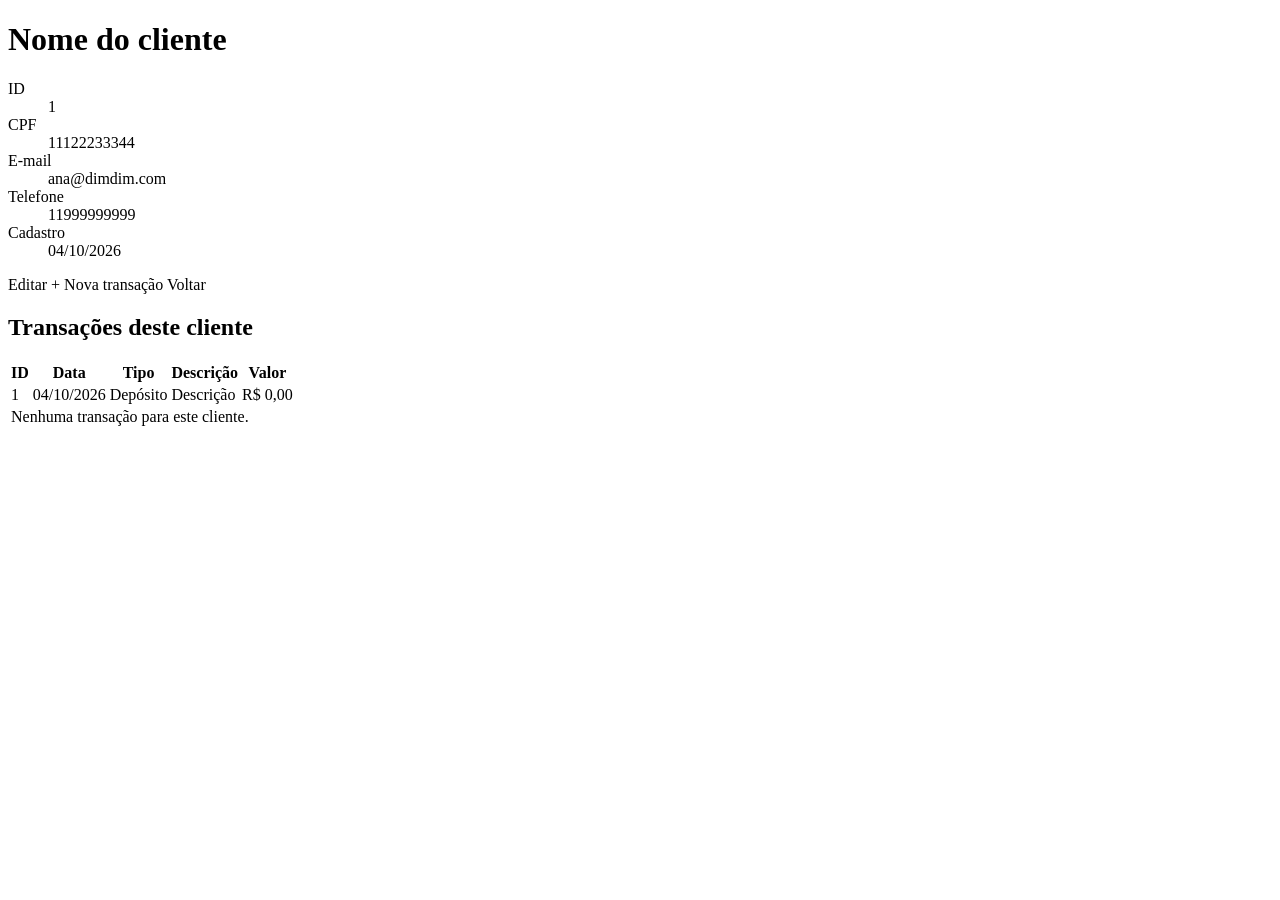
<file: app/src/main/resources/templates/clientes/details.html>
<!DOCTYPE html>
<html lang="pt-BR" xmlns:th="http://www.thymeleaf.org">

<head th:replace="~{fragments/header :: head('Detalhes do cliente')}"></head>

<body>
<nav th:replace="~{fragments/header :: navbar}"></nav>

<main class="container py-4">
    <h1 class="h3 titulo-pagina mb-4" th:text="${cliente.nome}">Nome do cliente</h1>

    <div class="card card-body shadow-sm mb-4">
        <dl class="row mb-0">
            <dt class="col-sm-3">ID</dt>
            <dd class="col-sm-9" th:text="${cliente.id}">1</dd>
            <dt class="col-sm-3">CPF</dt>
            <dd class="col-sm-9" th:text="${cliente.cpf}">11122233344</dd>
            <dt class="col-sm-3">E-mail</dt>
            <dd class="col-sm-9" th:text="${cliente.email}">ana@dimdim.com</dd>
            <dt class="col-sm-3">Telefone</dt>
            <dd class="col-sm-9" th:text="${cliente.telefone} ?: '—'">11999999999</dd>
            <dt class="col-sm-3">Cadastro</dt>
            <dd class="col-sm-9"
                th:text="${#temporals.format(cliente.dataCadastro, 'dd/MM/yyyy HH:mm')}">04/10/2026</dd>
        </dl>
    </div>

    <div class="d-flex flex-wrap gap-2 mb-4">
        <a th:href="@{/clientes/{id}/editar(id=${cliente.id})}" class="btn btn-outline-primary">Editar</a>
        <a th:href="@{/transacoes/novo(clienteId=${cliente.id})}" class="btn btn-dimdim">+ Nova transação</a>
        <a th:href="@{/clientes}" class="btn btn-outline-secondary">Voltar</a>
    </div>

    <h2 class="h5 mb-3">Transações deste cliente</h2>
    <div class="table-responsive">
        <table class="table table-sm align-middle bg-white shadow-sm">
            <thead class="table-light">
            <tr>
                <th>ID</th>
                <th>Data</th>
                <th>Tipo</th>
                <th>Descrição</th>
                <th class="text-end">Valor</th>
            </tr>
            </thead>
            <tbody>
            <tr th:each="t : ${transacoes}">
                <td th:text="${t.id}">1</td>
                <td th:text="${#temporals.format(t.dataTransacao, 'dd/MM/yyyy HH:mm')}">04/10/2026</td>
                <td th:text="${t.tipo.descricao}">Depósito</td>
                <td>
                    <a th:href="@{/transacoes/{id}(id=${t.id})}" th:text="${t.descricao}">Descrição</a>
                </td>
                <td class="text-end"
                    th:text="'R$ ' + ${#numbers.formatDecimal(t.valor, 1, 'POINT', 2, 'COMMA')}">R$ 0,00</td>
            </tr>
            <tr th:if="${#lists.isEmpty(transacoes)}">
                <td colspan="5" class="text-center text-muted py-3">Nenhuma transação para este cliente.</td>
            </tr>
            </tbody>
        </table>
    </div>
</main>

<footer th:replace="~{fragments/footer :: footer}"></footer>
</body>
</html>
</file>
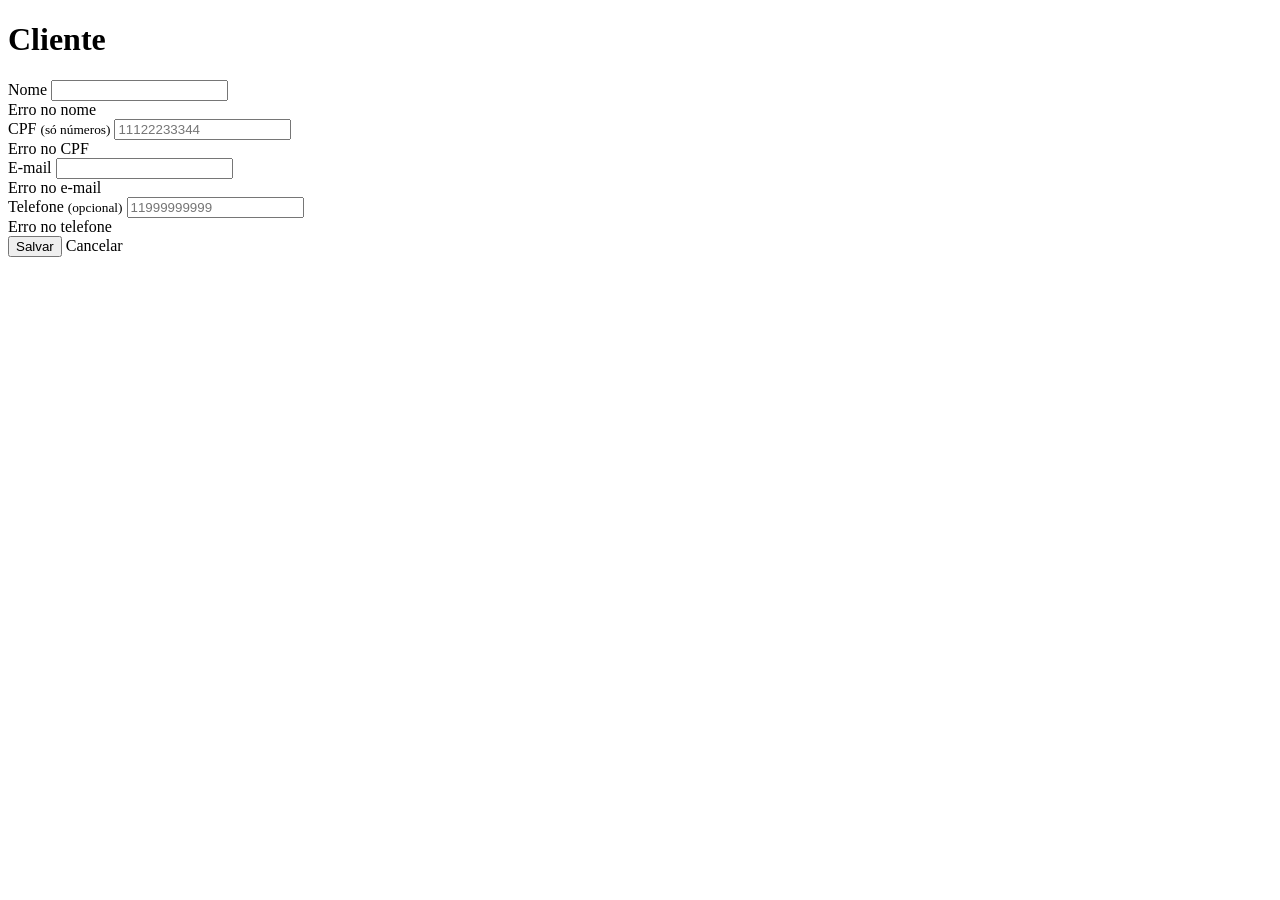
<file: app/src/main/resources/templates/clientes/form.html>
<!DOCTYPE html>
<html lang="pt-BR" xmlns:th="http://www.thymeleaf.org">

<head th:replace="~{fragments/header :: head('Cliente')}"></head>

<body>
<nav th:replace="~{fragments/header :: navbar}"></nav>

<main class="container py-4" style="max-width: 720px;">
    <h1 class="h3 titulo-pagina mb-4"
        th:text="${cliente.id == null} ? 'Novo cliente' : 'Editar cliente'">Cliente</h1>

    <div th:replace="~{fragments/header :: alertas}"></div>

    <form th:object="${cliente}"
          th:action="${cliente.id == null} ? @{/clientes} : @{/clientes/{id}(id=${cliente.id})}"
          th:method="${cliente.id == null} ? 'post' : 'put'"
          class="card card-body shadow-sm" novalidate>

        <div class="mb-3">
            <label for="nome" class="form-label">Nome</label>
            <input type="text" th:field="*{nome}" class="form-control"
                   th:errorclass="is-invalid" maxlength="100">
            <div class="invalid-feedback" th:errors="*{nome}">Erro no nome</div>
        </div>

        <div class="mb-3">
            <label for="cpf" class="form-label">CPF <small class="text-muted">(só números)</small></label>
            <input type="text" th:field="*{cpf}" class="form-control"
                   th:errorclass="is-invalid" maxlength="11" inputmode="numeric"
                   placeholder="11122233344">
            <div class="invalid-feedback" th:errors="*{cpf}">Erro no CPF</div>
        </div>

        <div class="mb-3">
            <label for="email" class="form-label">E-mail</label>
            <input type="email" th:field="*{email}" class="form-control"
                   th:errorclass="is-invalid" maxlength="150">
            <div class="invalid-feedback" th:errors="*{email}">Erro no e-mail</div>
        </div>

        <div class="mb-4">
            <label for="telefone" class="form-label">Telefone <small class="text-muted">(opcional)</small></label>
            <input type="text" th:field="*{telefone}" class="form-control"
                   th:errorclass="is-invalid" maxlength="20" placeholder="11999999999">
            <div class="invalid-feedback" th:errors="*{telefone}">Erro no telefone</div>
        </div>

        <div class="d-flex gap-2">
            <button type="submit" class="btn btn-dimdim">Salvar</button>
            <a th:href="@{/clientes}" class="btn btn-outline-secondary">Cancelar</a>
        </div>
    </form>
</main>

<footer th:replace="~{fragments/footer :: footer}"></footer>
</body>
</html>
</file>
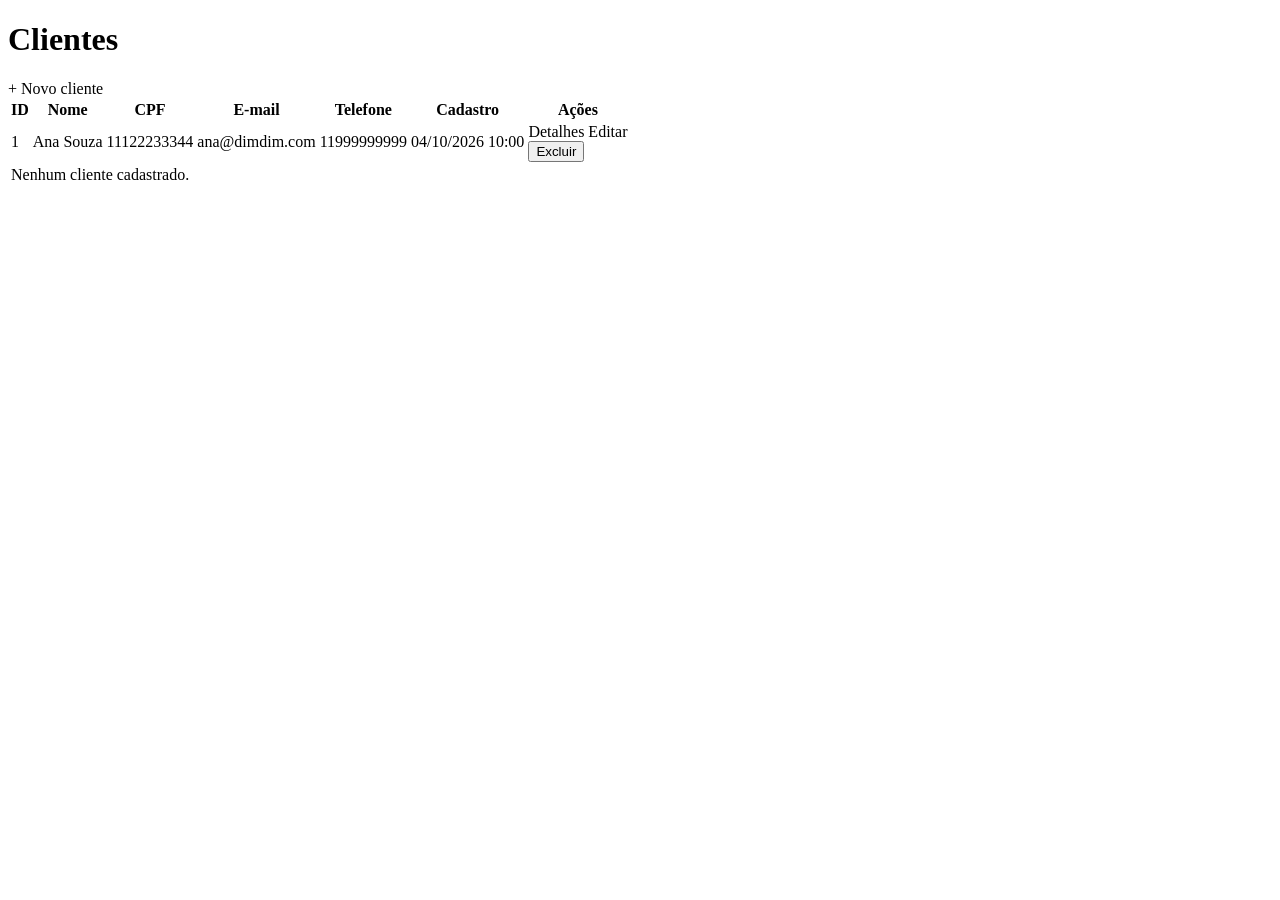
<file: app/src/main/resources/templates/clientes/list.html>
<!DOCTYPE html>
<html lang="pt-BR" xmlns:th="http://www.thymeleaf.org">

<head th:replace="~{fragments/header :: head('Clientes')}"></head>

<body>
<nav th:replace="~{fragments/header :: navbar}"></nav>

<main class="container py-4">
    <div class="d-flex justify-content-between align-items-center mb-3">
        <h1 class="h3 titulo-pagina">Clientes</h1>
        <a th:href="@{/clientes/novo}" class="btn btn-dimdim">+ Novo cliente</a>
    </div>

    <div th:replace="~{fragments/header :: alertas}"></div>

    <div class="table-responsive">
        <table class="table table-hover align-middle bg-white shadow-sm">
            <thead class="table-dark">
            <tr>
                <th>ID</th>
                <th>Nome</th>
                <th>CPF</th>
                <th>E-mail</th>
                <th>Telefone</th>
                <th>Cadastro</th>
                <th class="text-end">Ações</th>
            </tr>
            </thead>
            <tbody>
            <tr th:each="c : ${clientes}">
                <td th:text="${c.id}">1</td>
                <td th:text="${c.nome}">Ana Souza</td>
                <td th:text="${c.cpf}">11122233344</td>
                <td th:text="${c.email}">ana@dimdim.com</td>
                <td th:text="${c.telefone}">11999999999</td>
                <td th:text="${#temporals.format(c.dataCadastro, 'dd/MM/yyyy HH:mm')}">04/10/2026 10:00</td>
                <td class="text-end text-nowrap">
                    <a th:href="@{/clientes/{id}(id=${c.id})}"
                       class="btn btn-sm btn-outline-secondary">Detalhes</a>
                    <a th:href="@{/clientes/{id}/editar(id=${c.id})}"
                       class="btn btn-sm btn-outline-primary">Editar</a>
                    <form th:action="@{/clientes/{id}(id=${c.id})}" th:method="delete"
                          class="d-inline"
                          onsubmit="return confirm('Confirma a exclusão deste cliente?');">
                        <button type="submit" class="btn btn-sm btn-outline-danger">Excluir</button>
                    </form>
                </td>
            </tr>
            <tr th:if="${#lists.isEmpty(clientes)}">
                <td colspan="7" class="text-center text-muted py-4">Nenhum cliente cadastrado.</td>
            </tr>
            </tbody>
        </table>
    </div>
</main>

<footer th:replace="~{fragments/footer :: footer}"></footer>
</body>
</html>
</file>
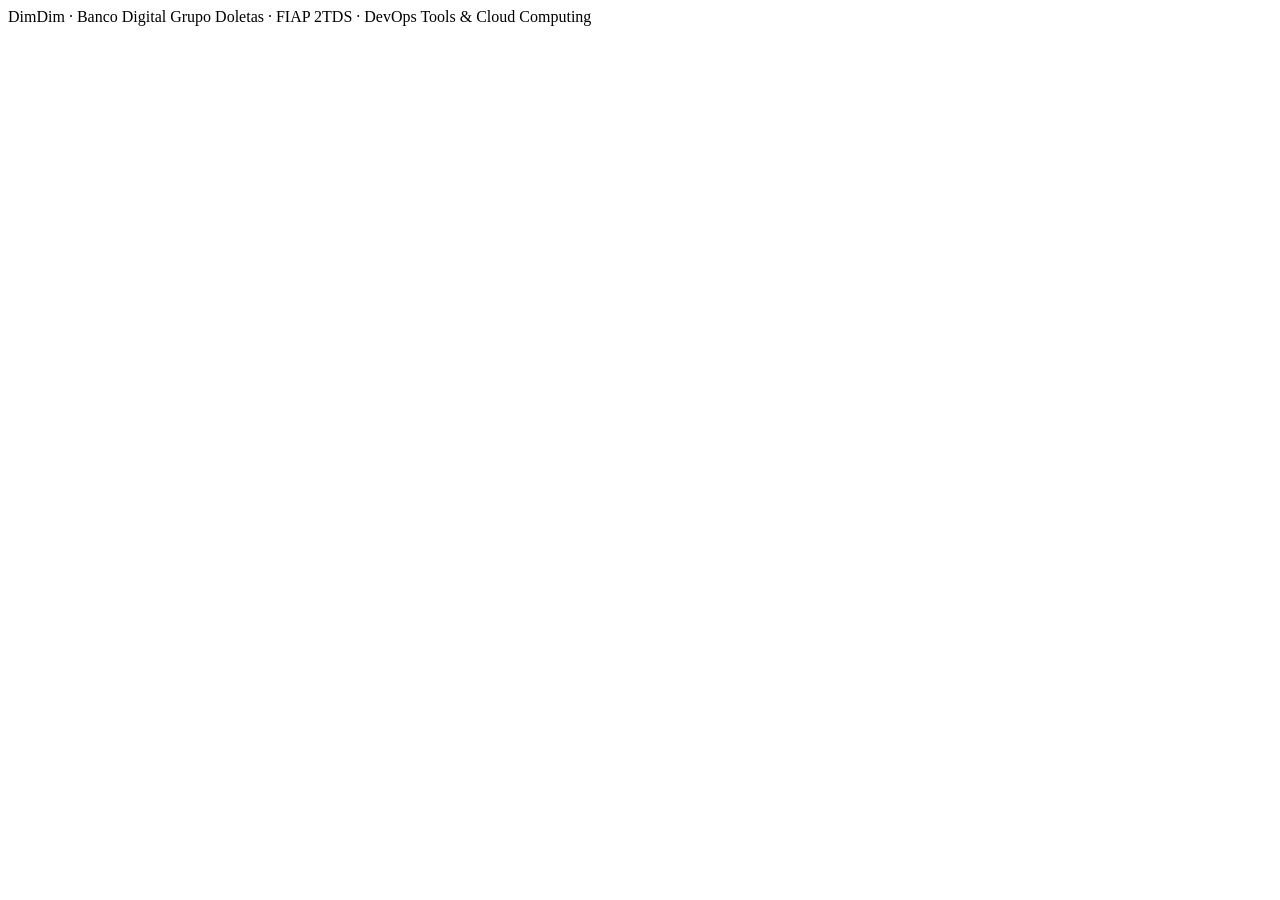
<file: app/src/main/resources/templates/fragments/footer.html>
<!DOCTYPE html>
<html lang="pt-BR" xmlns:th="http://www.thymeleaf.org">

<footer th:fragment="footer" class="footer-dimdim mt-5">
    <div class="container d-flex flex-wrap justify-content-between gap-2">
        <span>DimDim · Banco Digital</span>
        <span>Grupo Doletas · FIAP 2TDS · DevOps Tools &amp; Cloud Computing</span>
    </div>
</footer>

</html>
</file>
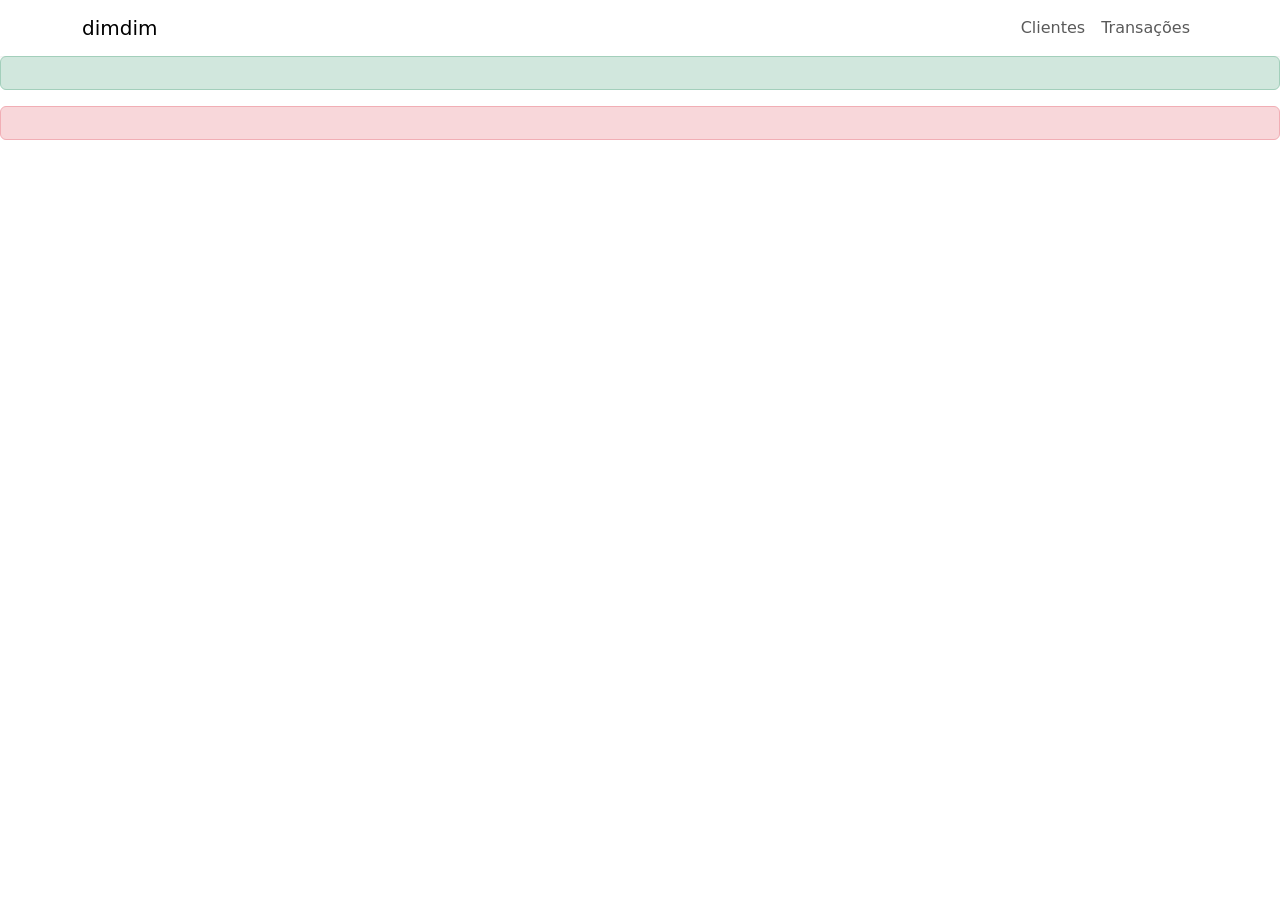
<file: app/src/main/resources/templates/fragments/header.html>
<!DOCTYPE html>
<html lang="pt-BR" xmlns:th="http://www.thymeleaf.org">

<head th:fragment="head(titulo)">
    <meta charset="UTF-8">
    <meta name="viewport" content="width=device-width, initial-scale=1">
    <title th:text="${titulo} + ' | DimDim'">DimDim</title>
    <link rel="icon" type="image/svg+xml" th:href="@{/favicon.svg}">
    <link rel="stylesheet"
          href="https://cdn.jsdelivr.net/npm/bootstrap@5.3.3/dist/css/bootstrap.min.css">
    <link rel="stylesheet" th:href="@{/css/dimdim.css}">
</head>

<nav th:fragment="navbar" class="navbar navbar-expand navbar-dimdim shadow-sm">
    <div class="container">
        <a class="navbar-brand logo-dimdim" th:href="@{/}">dimdim</a>
        <div class="navbar-nav">
            <a class="nav-link" th:href="@{/clientes}">Clientes</a>
            <a class="nav-link" th:href="@{/transacoes}">Transações</a>
        </div>
    </div>
</nav>

<div th:fragment="alertas">
    <div th:if="${sucesso}" class="alert alert-success" th:text="${sucesso}"></div>
    <div th:if="${erro}" class="alert alert-danger" th:text="${erro}"></div>
</div>

</html>
</file>
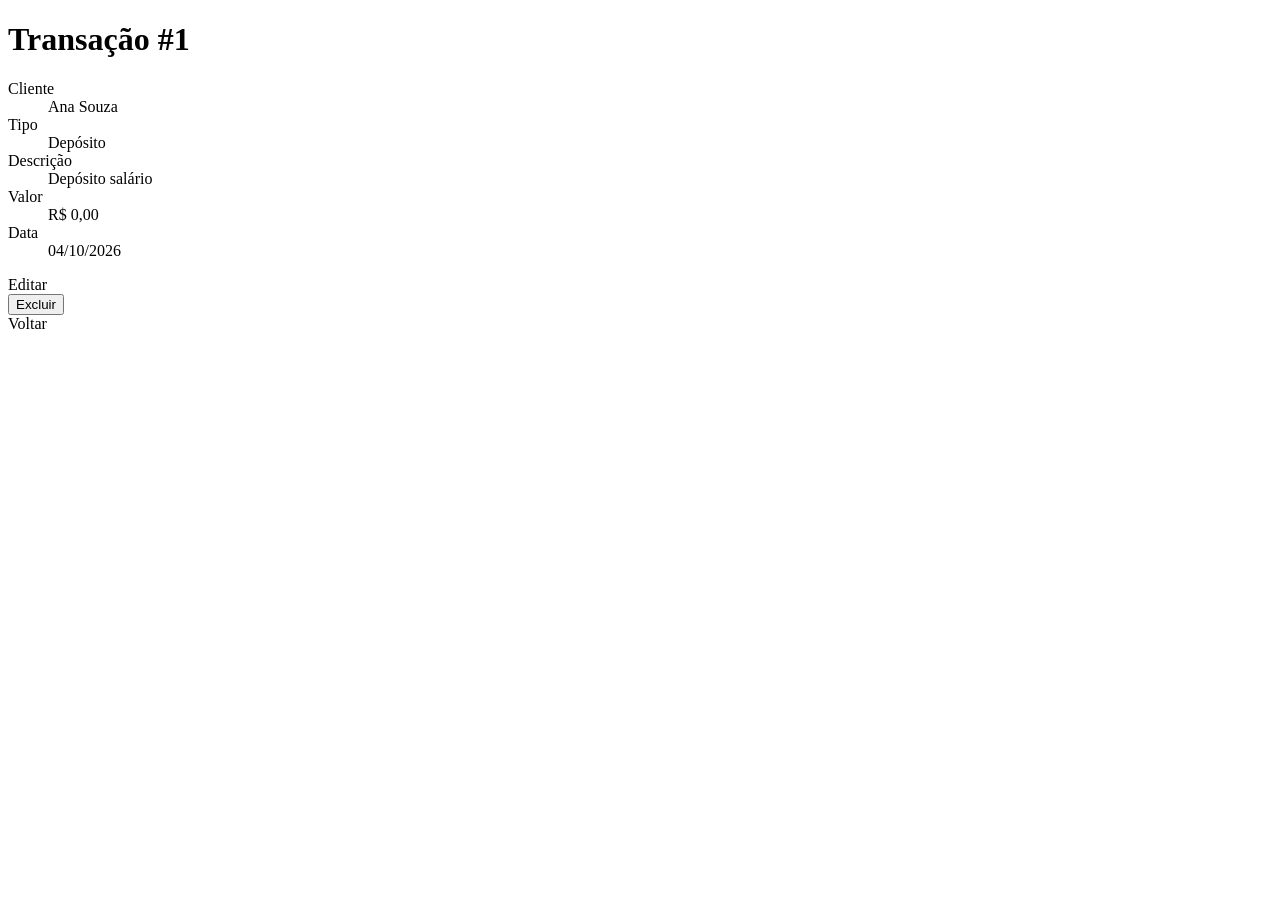
<file: app/src/main/resources/templates/transacoes/details.html>
<!DOCTYPE html>
<html lang="pt-BR" xmlns:th="http://www.thymeleaf.org">

<head th:replace="~{fragments/header :: head('Detalhes da transação')}"></head>

<body>
<nav th:replace="~{fragments/header :: navbar}"></nav>

<main class="container py-4" style="max-width: 820px;">
    <h1 class="h3 titulo-pagina mb-4" th:text="'Transação #' + ${transacao.id}">Transação #1</h1>

    <div class="card card-body shadow-sm mb-4">
        <dl class="row mb-0">
            <dt class="col-sm-3">Cliente</dt>
            <dd class="col-sm-9">
                <a th:href="@{/clientes/{id}(id=${transacao.cliente.id})}"
                   th:text="${transacao.cliente.nome}">Ana Souza</a>
            </dd>
            <dt class="col-sm-3">Tipo</dt>
            <dd class="col-sm-9" th:text="${transacao.tipo.descricao}">Depósito</dd>
            <dt class="col-sm-3">Descrição</dt>
            <dd class="col-sm-9" th:text="${transacao.descricao}">Depósito salário</dd>
            <dt class="col-sm-3">Valor</dt>
            <dd class="col-sm-9"
                th:text="'R$ ' + ${#numbers.formatDecimal(transacao.valor, 1, 'POINT', 2, 'COMMA')}">R$ 0,00</dd>
            <dt class="col-sm-3">Data</dt>
            <dd class="col-sm-9"
                th:text="${#temporals.format(transacao.dataTransacao, 'dd/MM/yyyy HH:mm')}">04/10/2026</dd>
        </dl>
    </div>

    <div class="d-flex flex-wrap gap-2">
        <a th:href="@{/transacoes/{id}/editar(id=${transacao.id})}" class="btn btn-outline-primary">Editar</a>
        <form th:action="@{/transacoes/{id}(id=${transacao.id})}" th:method="delete"
              onsubmit="return confirm('Confirma a exclusão desta transação?');">
            <button type="submit" class="btn btn-outline-danger">Excluir</button>
        </form>
        <a th:href="@{/transacoes}" class="btn btn-outline-secondary">Voltar</a>
    </div>
</main>

<footer th:replace="~{fragments/footer :: footer}"></footer>
</body>
</html>
</file>
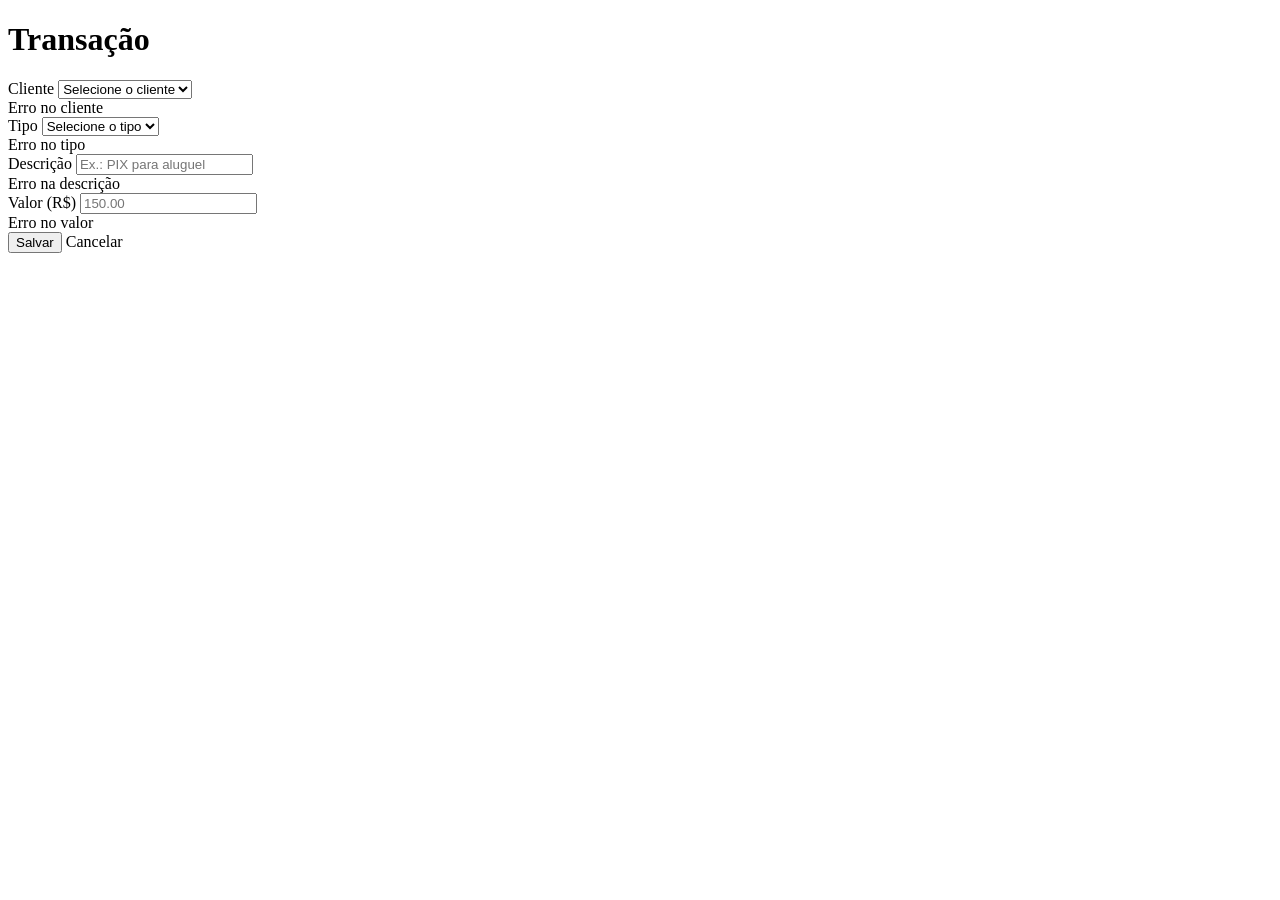
<file: app/src/main/resources/templates/transacoes/form.html>
<!DOCTYPE html>
<html lang="pt-BR" xmlns:th="http://www.thymeleaf.org">

<head th:replace="~{fragments/header :: head('Transação')}"></head>

<body>
<nav th:replace="~{fragments/header :: navbar}"></nav>

<main class="container py-4" style="max-width: 720px;">
    <h1 class="h3 titulo-pagina mb-4"
        th:text="${transacao.id == null} ? 'Nova transação' : 'Editar transação'">Transação</h1>

    <div th:replace="~{fragments/header :: alertas}"></div>

    <form th:object="${transacao}"
          th:action="${transacao.id == null} ? @{/transacoes} : @{/transacoes/{id}(id=${transacao.id})}"
          th:method="${transacao.id == null} ? 'post' : 'put'"
          class="card card-body shadow-sm" novalidate>

        <div class="mb-3">
            <label for="cliente.id" class="form-label">Cliente</label>
            <select th:field="*{cliente.id}" class="form-select" th:errorclass="is-invalid">
                <option value="">Selecione o cliente</option>
                <option th:each="c : ${clientes}"
                        th:value="${c.id}"
                        th:text="${c.nome} + ' (CPF ' + ${c.cpf} + ')'">Ana Souza</option>
            </select>
            <div class="invalid-feedback" th:errors="*{cliente.id}">Erro no cliente</div>
        </div>

        <div class="mb-3">
            <label for="tipo" class="form-label">Tipo</label>
            <select th:field="*{tipo}" class="form-select" th:errorclass="is-invalid">
                <option value="">Selecione o tipo</option>
                <option th:each="tp : ${tipos}"
                        th:value="${tp}"
                        th:text="${tp.descricao}">Depósito</option>
            </select>
            <div class="invalid-feedback" th:errors="*{tipo}">Erro no tipo</div>
        </div>

        <div class="mb-3">
            <label for="descricao" class="form-label">Descrição</label>
            <input type="text" th:field="*{descricao}" class="form-control"
                   th:errorclass="is-invalid" maxlength="255" placeholder="Ex.: PIX para aluguel">
            <div class="invalid-feedback" th:errors="*{descricao}">Erro na descrição</div>
        </div>

        <div class="mb-4">
            <label for="valor" class="form-label">Valor (R$)</label>
            <input type="number" th:field="*{valor}" class="form-control"
                   th:errorclass="is-invalid" step="0.01" min="0.01" placeholder="150.00">
            <div class="invalid-feedback" th:errors="*{valor}">Erro no valor</div>
        </div>

        <div class="d-flex gap-2">
            <button type="submit" class="btn btn-dimdim">Salvar</button>
            <a th:href="@{/transacoes}" class="btn btn-outline-secondary">Cancelar</a>
        </div>
    </form>
</main>

<footer th:replace="~{fragments/footer :: footer}"></footer>
</body>
</html>
</file>
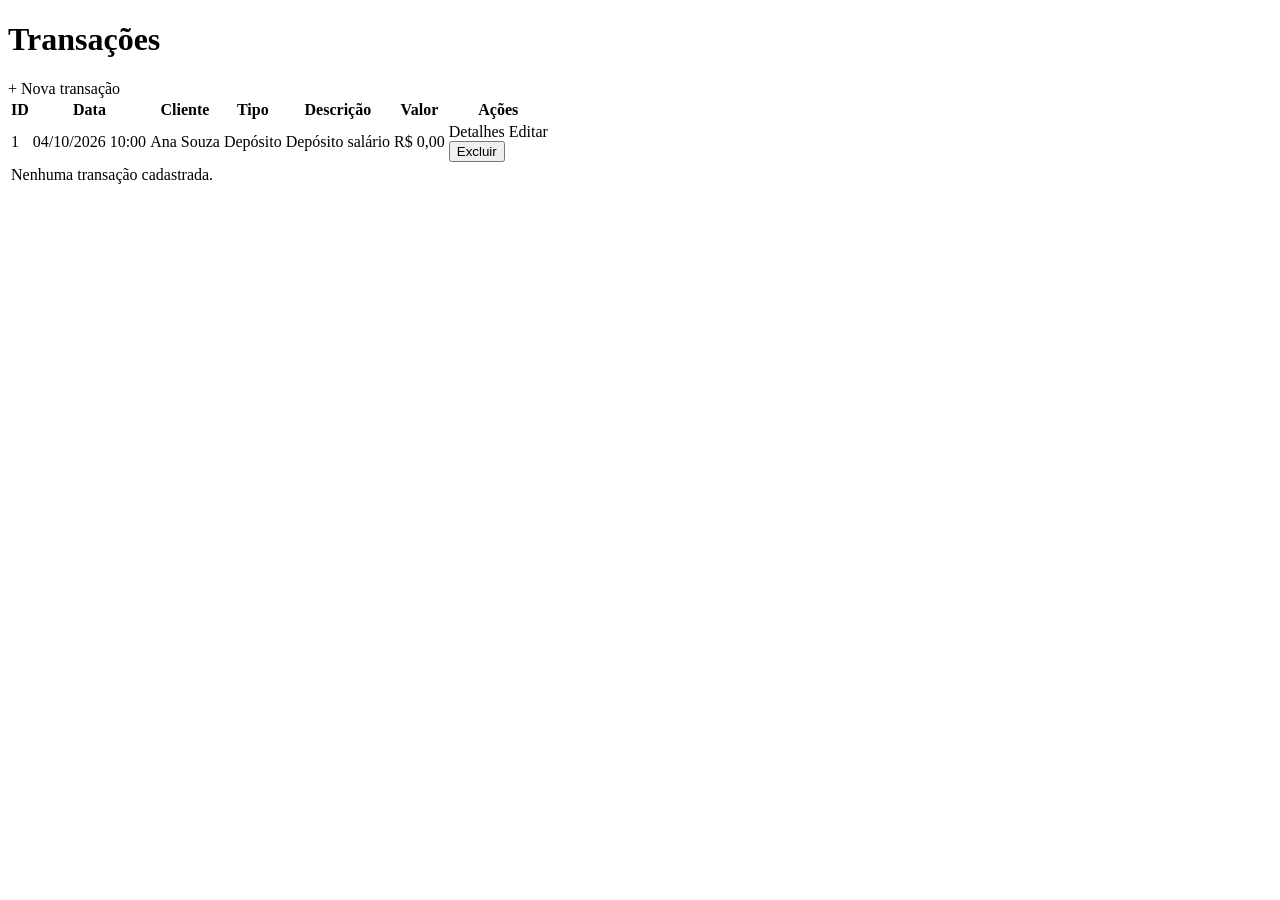
<file: app/src/main/resources/templates/transacoes/list.html>
<!DOCTYPE html>
<html lang="pt-BR" xmlns:th="http://www.thymeleaf.org">

<head th:replace="~{fragments/header :: head('Transações')}"></head>

<body>
<nav th:replace="~{fragments/header :: navbar}"></nav>

<main class="container py-4">
    <div class="d-flex justify-content-between align-items-center mb-3">
        <h1 class="h3 titulo-pagina">Transações</h1>
        <a th:href="@{/transacoes/novo}" class="btn btn-dimdim">+ Nova transação</a>
    </div>

    <div th:replace="~{fragments/header :: alertas}"></div>

    <div class="table-responsive">
        <table class="table table-hover align-middle bg-white shadow-sm">
            <thead class="table-dark">
            <tr>
                <th>ID</th>
                <th>Data</th>
                <th>Cliente</th>
                <th>Tipo</th>
                <th>Descrição</th>
                <th class="text-end">Valor</th>
                <th class="text-end">Ações</th>
            </tr>
            </thead>
            <tbody>
            <tr th:each="t : ${transacoes}">
                <td th:text="${t.id}">1</td>
                <td th:text="${#temporals.format(t.dataTransacao, 'dd/MM/yyyy HH:mm')}">04/10/2026 10:00</td>
                <td>
                    <a th:href="@{/clientes/{id}(id=${t.cliente.id})}" th:text="${t.cliente.nome}">Ana Souza</a>
                </td>
                <td><span class="badge text-bg-warning" th:text="${t.tipo.descricao}">Depósito</span></td>
                <td th:text="${t.descricao}">Depósito salário</td>
                <td class="text-end text-nowrap"
                    th:text="'R$ ' + ${#numbers.formatDecimal(t.valor, 1, 'POINT', 2, 'COMMA')}">R$ 0,00</td>
                <td class="text-end text-nowrap">
                    <a th:href="@{/transacoes/{id}(id=${t.id})}"
                       class="btn btn-sm btn-outline-secondary">Detalhes</a>
                    <a th:href="@{/transacoes/{id}/editar(id=${t.id})}"
                       class="btn btn-sm btn-outline-primary">Editar</a>
                    <form th:action="@{/transacoes/{id}(id=${t.id})}" th:method="delete"
                          class="d-inline"
                          onsubmit="return confirm('Confirma a exclusão desta transação?');">
                        <button type="submit" class="btn btn-sm btn-outline-danger">Excluir</button>
                    </form>
                </td>
            </tr>
            <tr th:if="${#lists.isEmpty(transacoes)}">
                <td colspan="7" class="text-center text-muted py-4">Nenhuma transação cadastrada.</td>
            </tr>
            </tbody>
        </table>
    </div>
</main>

<footer th:replace="~{fragments/footer :: footer}"></footer>
</body>
</html>
</file>
